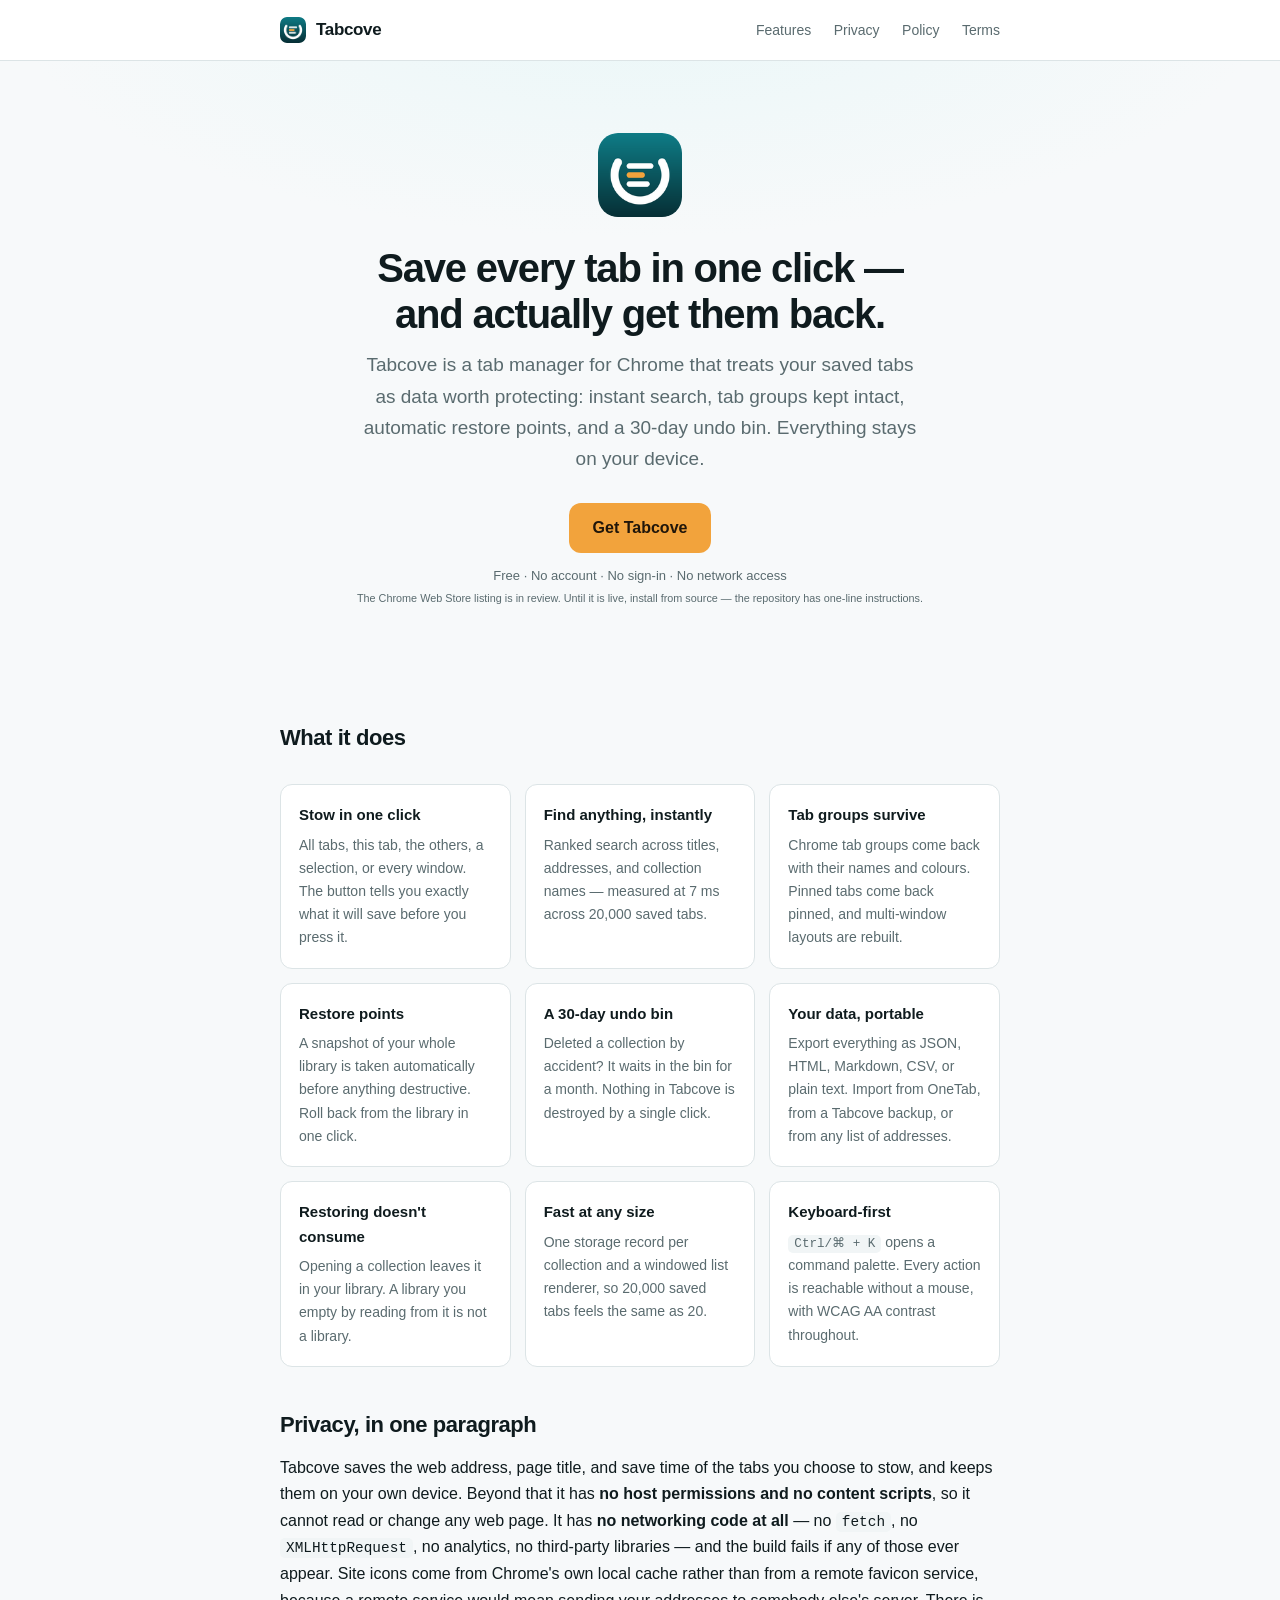
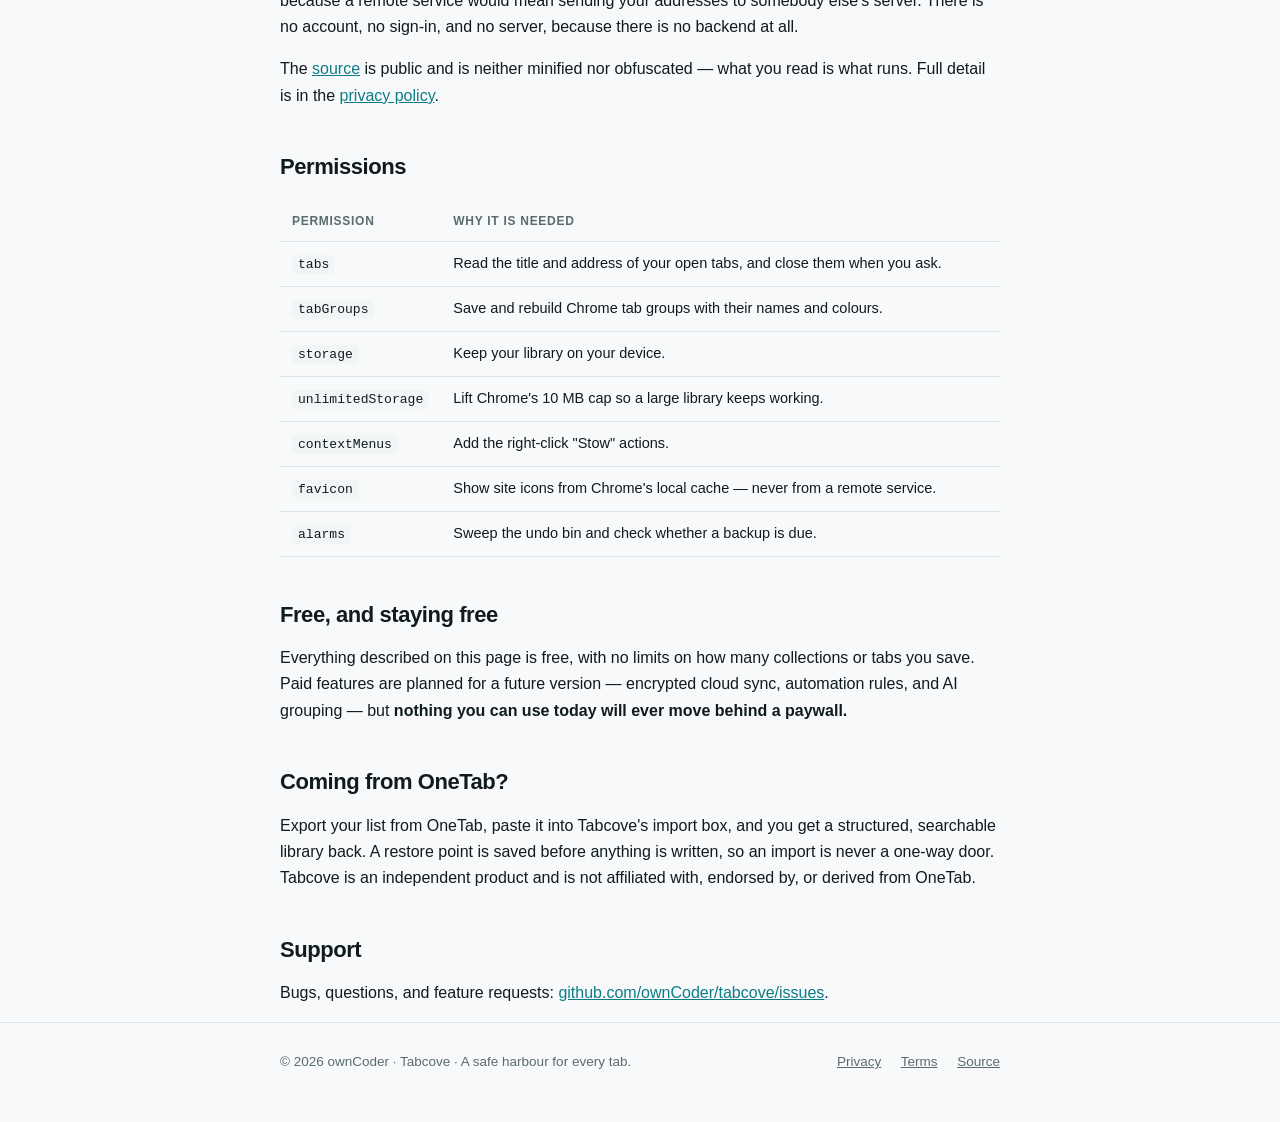
<file: index.html>
<!doctype html>
<html lang="en">
  <head>
    <meta charset="utf-8" />
    <meta name="viewport" content="width=device-width, initial-scale=1" />
    <title>Tabcove — Tab Manager &amp; Session Saver for Chrome</title>
    <meta
      name="description"
      content="Save all your Chrome tabs in one click and actually get them back. Instant search, tab groups preserved, restore points, a 30-day undo bin, and one-click backup. 100% local, no account, free."
    />
    <link rel="canonical" href="https://owncoder.github.io/tabcove/" />
    <link rel="icon" href="icon-128.png" />
    <link rel="stylesheet" href="site.css" />
    <meta property="og:title" content="Tabcove — Tab Manager & Session Saver" />
    <meta
      property="og:description"
      content="Save all your tabs in one click — and actually get them back. Restore points, undo bin, instant search. 100% local, no account."
    />
    <meta property="og:type" content="website" />
    <meta property="og:url" content="https://owncoder.github.io/tabcove/" />
  </head>
  <body>
    <header class="site">
      <div class="wrap">
        <a class="brand" href="./"><img src="icon-128.png" alt="" /> Tabcove</a>
        <nav class="site">
          <a href="#features">Features</a>
          <a href="#privacy">Privacy</a>
          <a href="privacy.html">Policy</a>
          <a href="terms.html">Terms</a>
        </nav>
      </div>
    </header>

    <section class="hero">
      <div class="wrap">
        <img class="mark" src="icon-128.png" alt="Tabcove" />
        <h1>Save every tab in one click —<br />and actually get them back.</h1>
        <p class="tagline">
          Tabcove is a tab manager for Chrome that treats your saved tabs as data worth
          protecting: instant search, tab groups kept intact, automatic restore points, and
          a 30-day undo bin. Everything stays on your device.
        </p>
        <a class="cta" href="https://github.com/ownCoder/tabcove" rel="noreferrer noopener"
          >Get Tabcove</a
        >
        <p class="cta-note">
          Free · No account · No sign-in · No network access<br />
          <small>The Chrome Web Store listing is in review. Until it is live, install
          from source — the repository has one-line instructions.</small>
        </p>
      </div>
    </section>

    <main class="wrap">
      <h2 id="features">What it does</h2>

      <div class="features">
        <div class="feature">
          <h3>Stow in one click</h3>
          <p>
            All tabs, this tab, the others, a selection, or every window. The button tells
            you exactly what it will save before you press it.
          </p>
        </div>
        <div class="feature">
          <h3>Find anything, instantly</h3>
          <p>
            Ranked search across titles, addresses, and collection names —
            measured at 7&nbsp;ms across 20,000 saved tabs.
          </p>
        </div>
        <div class="feature">
          <h3>Tab groups survive</h3>
          <p>
            Chrome tab groups come back with their names and colours. Pinned tabs come back
            pinned, and multi-window layouts are rebuilt.
          </p>
        </div>
        <div class="feature">
          <h3>Restore points</h3>
          <p>
            A snapshot of your whole library is taken automatically before anything
            destructive. Roll back from the library in one click.
          </p>
        </div>
        <div class="feature">
          <h3>A 30-day undo bin</h3>
          <p>
            Deleted a collection by accident? It waits in the bin for a month. Nothing in
            Tabcove is destroyed by a single click.
          </p>
        </div>
        <div class="feature">
          <h3>Your data, portable</h3>
          <p>
            Export everything as JSON, HTML, Markdown, CSV, or plain text. Import from
            OneTab, from a Tabcove backup, or from any list of addresses.
          </p>
        </div>
        <div class="feature">
          <h3>Restoring doesn't consume</h3>
          <p>
            Opening a collection leaves it in your library. A library you empty by reading
            from it is not a library.
          </p>
        </div>
        <div class="feature">
          <h3>Fast at any size</h3>
          <p>
            One storage record per collection and a windowed list renderer, so 20,000 saved
            tabs feels the same as 20.
          </p>
        </div>
        <div class="feature">
          <h3>Keyboard-first</h3>
          <p>
            <code>Ctrl/⌘ + K</code> opens a command palette. Every action is reachable
            without a mouse, with WCAG AA contrast throughout.
          </p>
        </div>
      </div>

      <h2 id="privacy">Privacy, in one paragraph</h2>
      <p>
        Tabcove saves the web address, page title, and save time of the tabs you choose
        to stow, and keeps them on your own device. Beyond that it has
        <strong>no host permissions and no content scripts</strong>, so it
        cannot read or change any web page. It has <strong>no networking code at all</strong>
        — no <code>fetch</code>, no <code>XMLHttpRequest</code>, no analytics, no third-party
        libraries — and the build fails if any of those ever appear. Site icons come from
        Chrome's own local cache rather than from a remote favicon service, because a remote
        service would mean sending your addresses to somebody else's server. There is no
        account, no sign-in, and no server, because there is no backend at all.
      </p>
      <p>
        The <a href="https://github.com/ownCoder/tabcove" rel="noreferrer noopener">source</a>
        is public and is neither minified nor obfuscated — what you read is what runs. Full
        detail is in the <a href="privacy.html">privacy policy</a>.
      </p>

      <h2>Permissions</h2>
      <table>
        <thead>
          <tr>
            <th scope="col">Permission</th>
            <th scope="col">Why it is needed</th>
          </tr>
        </thead>
        <tbody>
          <tr>
            <th scope="row"><code>tabs</code></th>
            <td>Read the title and address of your open tabs, and close them when you ask.</td>
          </tr>
          <tr>
            <th scope="row"><code>tabGroups</code></th>
            <td>Save and rebuild Chrome tab groups with their names and colours.</td>
          </tr>
          <tr>
            <th scope="row"><code>storage</code></th>
            <td>Keep your library on your device.</td>
          </tr>
          <tr>
            <th scope="row"><code>unlimitedStorage</code></th>
            <td>Lift Chrome's 10&nbsp;MB cap so a large library keeps working.</td>
          </tr>
          <tr>
            <th scope="row"><code>contextMenus</code></th>
            <td>Add the right-click "Stow" actions.</td>
          </tr>
          <tr>
            <th scope="row"><code>favicon</code></th>
            <td>Show site icons from Chrome's local cache — never from a remote service.</td>
          </tr>
          <tr>
            <th scope="row"><code>alarms</code></th>
            <td>Sweep the undo bin and check whether a backup is due.</td>
          </tr>
        </tbody>
      </table>

      <h2>Free, and staying free</h2>
      <p>
        Everything described on this page is free, with no limits on how many collections or
        tabs you save. Paid features are planned for a future version — encrypted cloud
        sync, automation rules, and AI grouping — but
        <strong>nothing you can use today will ever move behind a paywall.</strong>
      </p>

      <h2>Coming from OneTab?</h2>
      <p>
        Export your list from OneTab, paste it into Tabcove's import box, and you get a
        structured, searchable library back. A restore point is saved before anything is
        written, so an import is never a one-way door. Tabcove is an independent product and
        is not affiliated with, endorsed by, or derived from OneTab.
      </p>

      <h2>Support</h2>
      <p>
        Bugs, questions, and feature requests:
        <a href="https://github.com/ownCoder/tabcove/issues" rel="noreferrer noopener"
          >github.com/ownCoder/tabcove/issues</a
        >.
      </p>
    </main>

    <footer class="site">
      <div class="wrap">
        <span>&copy; 2026 ownCoder &middot; Tabcove &middot; A safe harbour for every tab.</span>
        <span>
          <a href="privacy.html">Privacy</a>
          <a href="terms.html">Terms</a>
          <a href="https://github.com/ownCoder/tabcove" rel="noreferrer noopener">Source</a>
        </span>
      </div>
    </footer>
  </body>
</html>
</file>
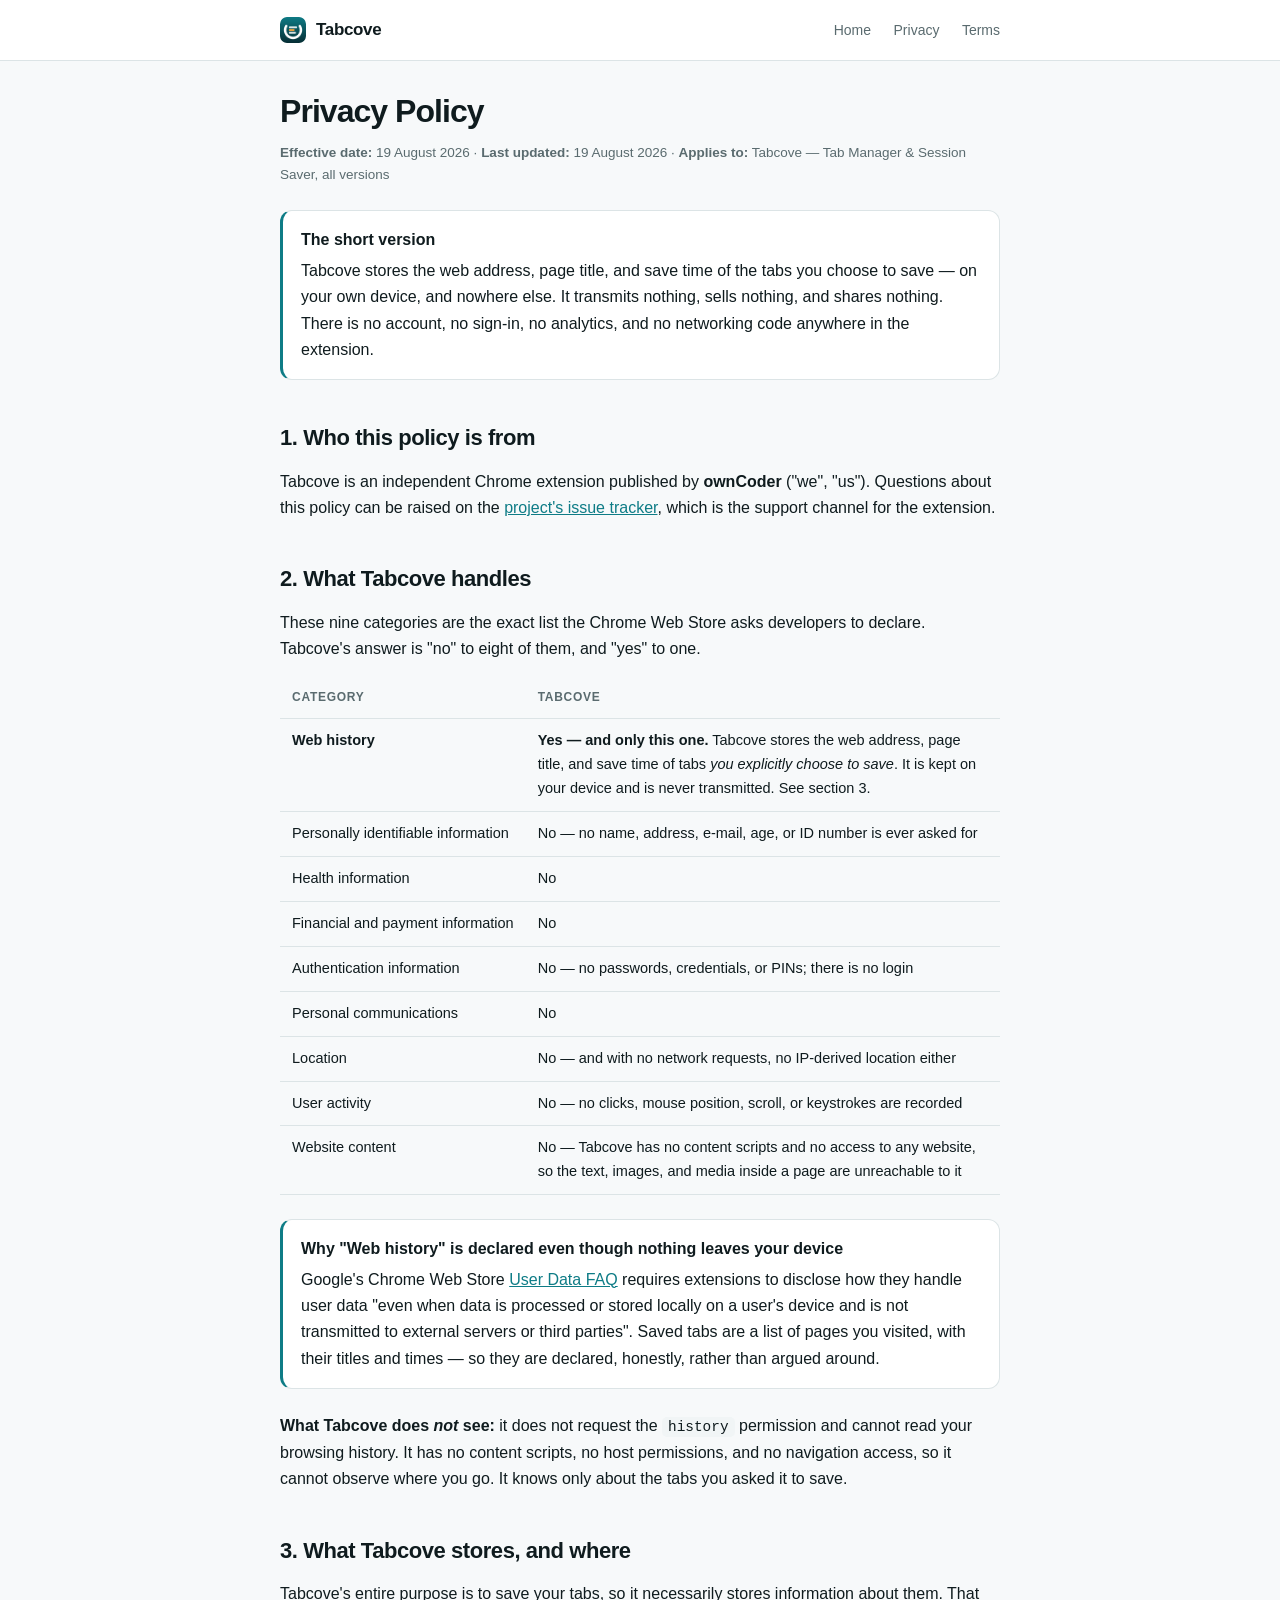
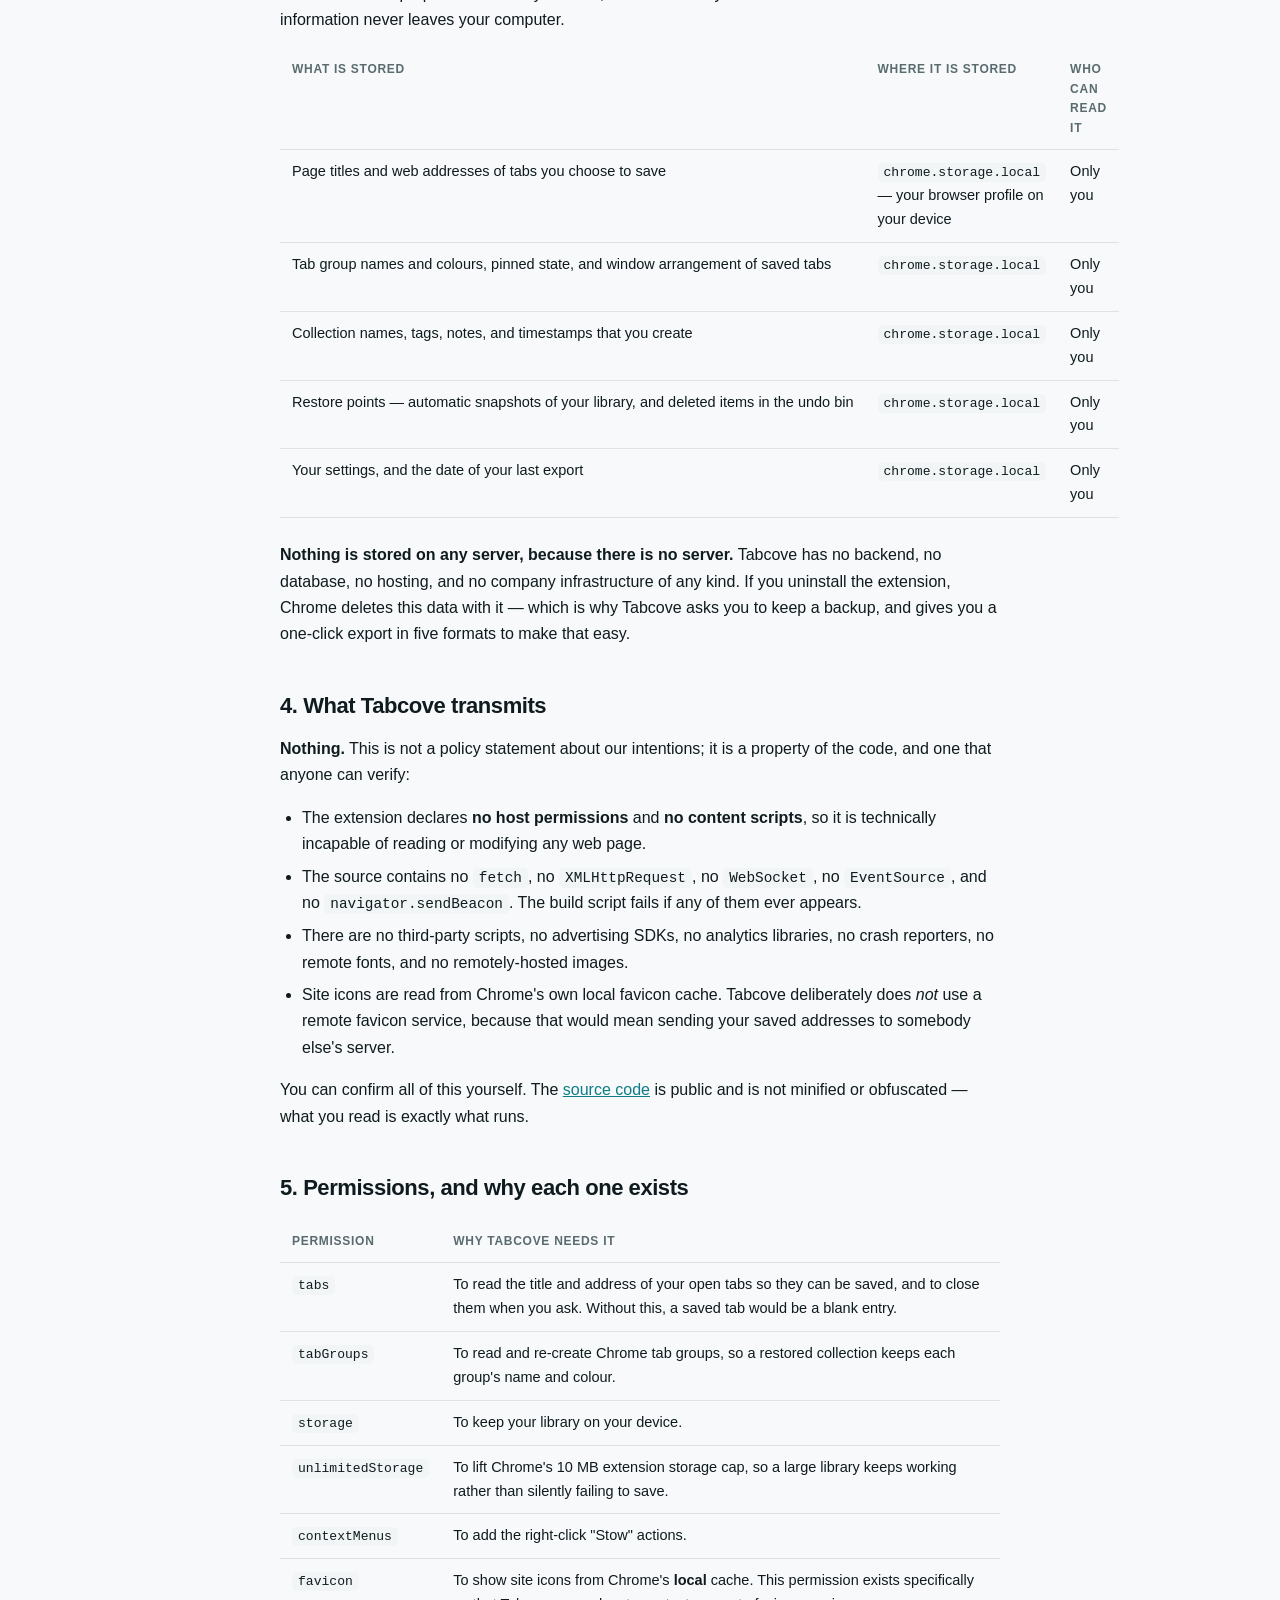
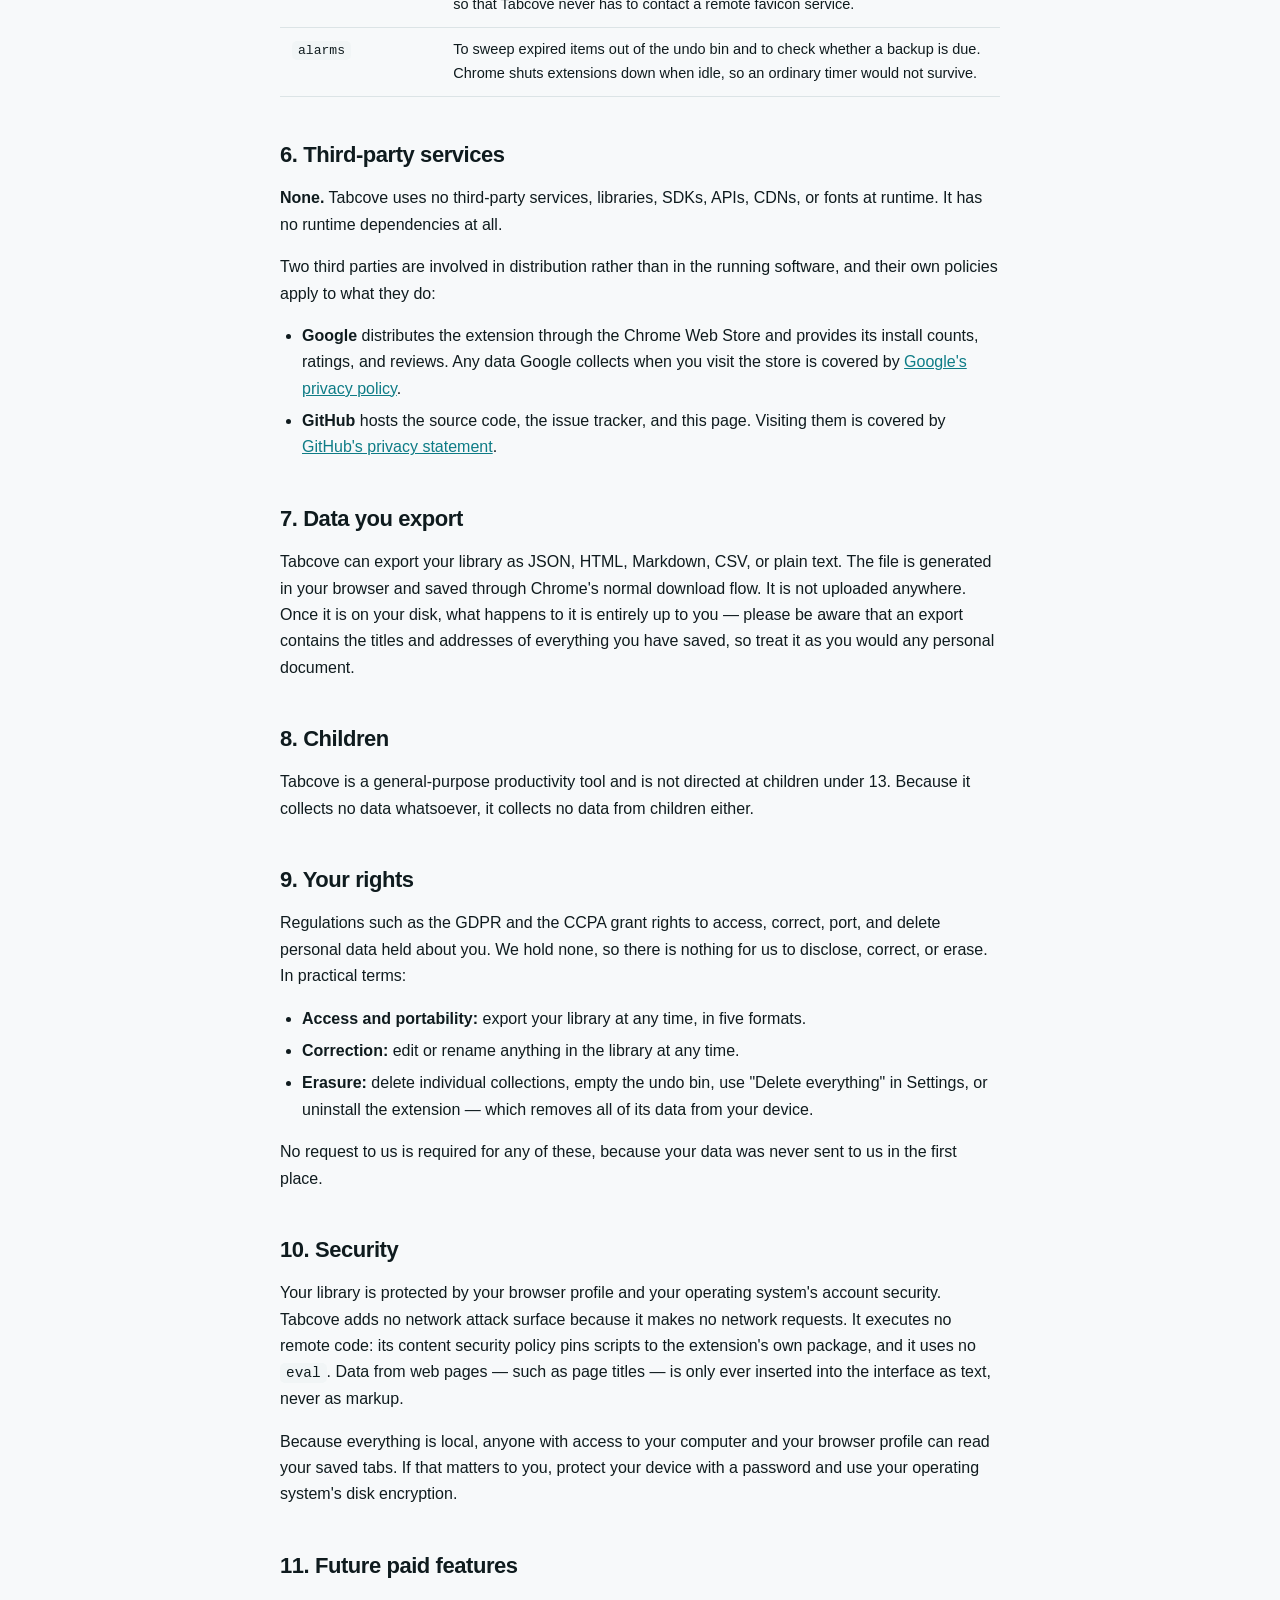
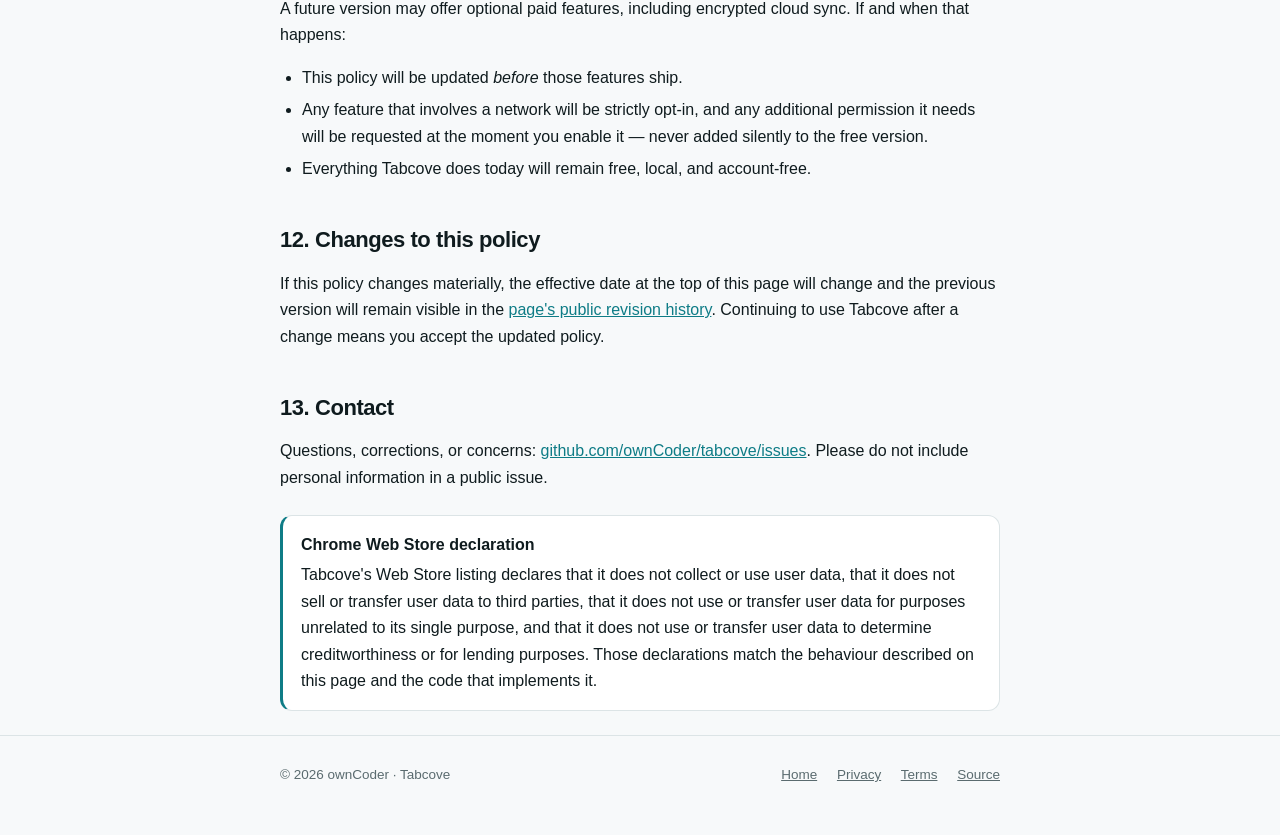
<file: privacy.html>
<!doctype html>
<html lang="en">
  <head>
    <meta charset="utf-8" />
    <meta name="viewport" content="width=device-width, initial-scale=1" />
    <title>Privacy Policy — Tabcove</title>
    <meta
      name="description"
      content="Tabcove's privacy policy. Tabcove stores the tabs you choose to save on your own device, transmits nothing, and contains no networking code."
    />
    <link rel="icon" href="icon-128.png" />
    <link rel="stylesheet" href="site.css" />
  </head>
  <body>
    <header class="site">
      <div class="wrap">
        <a class="brand" href="./"><img src="icon-128.png" alt="" /> Tabcove</a>
        <nav class="site">
          <a href="./">Home</a>
          <a href="privacy.html">Privacy</a>
          <a href="terms.html">Terms</a>
        </nav>
      </div>
    </header>

    <main class="wrap">
      <h1 style="font-size: 32px; margin-top: 32px">Privacy Policy</h1>
      <p class="meta">
        <strong>Effective date:</strong> 19 August 2026 &middot;
        <strong>Last updated:</strong> 19 August 2026 &middot;
        <strong>Applies to:</strong> Tabcove — Tab Manager &amp; Session Saver, all versions
      </p>

      <div class="callout">
        <strong>The short version</strong>
        Tabcove stores the web address, page title, and save time of the tabs you
        choose to save — on your own device, and nowhere else. It transmits nothing,
        sells nothing, and shares nothing. There is no account, no sign-in, no
        analytics, and no networking code anywhere in the extension.
      </div>

      <h2>1. Who this policy is from</h2>
      <p>
        Tabcove is an independent Chrome extension published by <strong>ownCoder</strong>
        ("we", "us"). Questions about this policy can be raised on the
        <a href="https://github.com/ownCoder/tabcove/issues" rel="noreferrer noopener"
          >project's issue tracker</a
        >, which is the support channel for the extension.
      </p>

      <h2>2. What Tabcove handles</h2>
      <p>
        These nine categories are the exact list the Chrome Web Store asks developers
        to declare. Tabcove's answer is "no" to eight of them, and "yes" to one.
      </p>

      <table>
        <thead>
          <tr>
            <th scope="col">Category</th>
            <th scope="col">Tabcove</th>
          </tr>
        </thead>
        <tbody>
          <tr>
            <th scope="row"><strong>Web history</strong></th>
            <td>
              <strong>Yes — and only this one.</strong> Tabcove stores the web address,
              page title, and save time of tabs <em>you explicitly choose to save</em>.
              It is kept on your device and is never transmitted. See section 3.
            </td>
          </tr>
          <tr>
            <th scope="row">Personally identifiable information</th>
            <td>No — no name, address, e-mail, age, or ID number is ever asked for</td>
          </tr>
          <tr>
            <th scope="row">Health information</th>
            <td>No</td>
          </tr>
          <tr>
            <th scope="row">Financial and payment information</th>
            <td>No</td>
          </tr>
          <tr>
            <th scope="row">Authentication information</th>
            <td>No — no passwords, credentials, or PINs; there is no login</td>
          </tr>
          <tr>
            <th scope="row">Personal communications</th>
            <td>No</td>
          </tr>
          <tr>
            <th scope="row">Location</th>
            <td>No — and with no network requests, no IP-derived location either</td>
          </tr>
          <tr>
            <th scope="row">User activity</th>
            <td>No — no clicks, mouse position, scroll, or keystrokes are recorded</td>
          </tr>
          <tr>
            <th scope="row">Website content</th>
            <td>
              No — Tabcove has no content scripts and no access to any website, so the
              text, images, and media inside a page are unreachable to it
            </td>
          </tr>
        </tbody>
      </table>

      <div class="callout">
        <strong>Why "Web history" is declared even though nothing leaves your device</strong>
        Google's Chrome Web Store
        <a href="https://developer.chrome.com/docs/webstore/program-policies/user-data-faq" rel="noreferrer noopener">User Data FAQ</a>
        requires extensions to disclose how they handle user data "even when data is
        processed or stored locally on a user's device and is not transmitted to
        external servers or third parties". Saved tabs are a list of pages you visited,
        with their titles and times — so they are declared, honestly, rather than
        argued around.
      </div>

      <p>
        <strong>What Tabcove does <em>not</em> see:</strong> it does not request the
        <code>history</code> permission and cannot read your browsing history. It has no
        content scripts, no host permissions, and no navigation access, so it cannot
        observe where you go. It knows only about the tabs you asked it to save.
      </p>

      <h2>3. What Tabcove stores, and where</h2>
      <p>
        Tabcove's entire purpose is to save your tabs, so it necessarily stores
        information about them. That information never leaves your computer.
      </p>

      <table>
        <thead>
          <tr>
            <th scope="col">What is stored</th>
            <th scope="col">Where it is stored</th>
            <th scope="col">Who can read it</th>
          </tr>
        </thead>
        <tbody>
          <tr>
            <th scope="row">Page titles and web addresses of tabs you choose to save</th>
            <td><code>chrome.storage.local</code> — your browser profile on your device</td>
            <td>Only you</td>
          </tr>
          <tr>
            <th scope="row">
              Tab group names and colours, pinned state, and window arrangement of saved tabs
            </th>
            <td><code>chrome.storage.local</code></td>
            <td>Only you</td>
          </tr>
          <tr>
            <th scope="row">
              Collection names, tags, notes, and timestamps that you create
            </th>
            <td><code>chrome.storage.local</code></td>
            <td>Only you</td>
          </tr>
          <tr>
            <th scope="row">
              Restore points — automatic snapshots of your library, and deleted items in
              the undo bin
            </th>
            <td><code>chrome.storage.local</code></td>
            <td>Only you</td>
          </tr>
          <tr>
            <th scope="row">Your settings, and the date of your last export</th>
            <td><code>chrome.storage.local</code></td>
            <td>Only you</td>
          </tr>
        </tbody>
      </table>

      <p>
        <strong>Nothing is stored on any server, because there is no server.</strong>
        Tabcove has no backend, no database, no hosting, and no company infrastructure
        of any kind. If you uninstall the extension, Chrome deletes this data with it —
        which is why Tabcove asks you to keep a backup, and gives you a one-click export
        in five formats to make that easy.
      </p>

      <h2>4. What Tabcove transmits</h2>
      <p>
        <strong>Nothing.</strong> This is not a policy statement about our intentions; it
        is a property of the code, and one that anyone can verify:
      </p>
      <ul>
        <li>
          The extension declares <strong>no host permissions</strong> and
          <strong>no content scripts</strong>, so it is technically incapable of reading
          or modifying any web page.
        </li>
        <li>
          The source contains no <code>fetch</code>, no <code>XMLHttpRequest</code>, no
          <code>WebSocket</code>, no <code>EventSource</code>, and no
          <code>navigator.sendBeacon</code>. The build script fails if any of them ever
          appears.
        </li>
        <li>
          There are no third-party scripts, no advertising SDKs, no analytics libraries,
          no crash reporters, no remote fonts, and no remotely-hosted images.
        </li>
        <li>
          Site icons are read from Chrome's own local favicon cache. Tabcove deliberately
          does <em>not</em> use a remote favicon service, because that would mean sending
          your saved addresses to somebody else's server.
        </li>
      </ul>
      <p>
        You can confirm all of this yourself. The
        <a href="https://github.com/ownCoder/tabcove" rel="noreferrer noopener">source code</a>
        is public and is not minified or obfuscated — what you read is exactly what runs.
      </p>

      <h2>5. Permissions, and why each one exists</h2>
      <table>
        <thead>
          <tr>
            <th scope="col">Permission</th>
            <th scope="col">Why Tabcove needs it</th>
          </tr>
        </thead>
        <tbody>
          <tr>
            <th scope="row"><code>tabs</code></th>
            <td>
              To read the title and address of your open tabs so they can be saved, and to
              close them when you ask. Without this, a saved tab would be a blank entry.
            </td>
          </tr>
          <tr>
            <th scope="row"><code>tabGroups</code></th>
            <td>
              To read and re-create Chrome tab groups, so a restored collection keeps each
              group's name and colour.
            </td>
          </tr>
          <tr>
            <th scope="row"><code>storage</code></th>
            <td>To keep your library on your device.</td>
          </tr>
          <tr>
            <th scope="row"><code>unlimitedStorage</code></th>
            <td>
              To lift Chrome's 10&nbsp;MB extension storage cap, so a large library keeps
              working rather than silently failing to save.
            </td>
          </tr>
          <tr>
            <th scope="row"><code>contextMenus</code></th>
            <td>To add the right-click "Stow" actions.</td>
          </tr>
          <tr>
            <th scope="row"><code>favicon</code></th>
            <td>
              To show site icons from Chrome's <strong>local</strong> cache. This
              permission exists specifically so that Tabcove never has to contact a remote
              favicon service.
            </td>
          </tr>
          <tr>
            <th scope="row"><code>alarms</code></th>
            <td>
              To sweep expired items out of the undo bin and to check whether a backup is
              due. Chrome shuts extensions down when idle, so an ordinary timer would not
              survive.
            </td>
          </tr>
        </tbody>
      </table>

      <h2>6. Third-party services</h2>
      <p>
        <strong>None.</strong> Tabcove uses no third-party services, libraries, SDKs,
        APIs, CDNs, or fonts at runtime. It has no runtime dependencies at all.
      </p>
      <p>
        Two third parties are involved in distribution rather than in the running
        software, and their own policies apply to what they do:
      </p>
      <ul>
        <li>
          <strong>Google</strong> distributes the extension through the Chrome Web Store
          and provides its install counts, ratings, and reviews. Any data Google collects
          when you visit the store is covered by
          <a href="https://policies.google.com/privacy" rel="noreferrer noopener"
            >Google's privacy policy</a
          >.
        </li>
        <li>
          <strong>GitHub</strong> hosts the source code, the issue tracker, and this page.
          Visiting them is covered by
          <a
            href="https://docs.github.com/en/site-policy/privacy-policies/github-general-privacy-statement"
            rel="noreferrer noopener"
            >GitHub's privacy statement</a
          >.
        </li>
      </ul>

      <h2>7. Data you export</h2>
      <p>
        Tabcove can export your library as JSON, HTML, Markdown, CSV, or plain text. The
        file is generated in your browser and saved through Chrome's normal download
        flow. It is not uploaded anywhere. Once it is on your disk, what happens to it is
        entirely up to you — please be aware that an export contains the titles and
        addresses of everything you have saved, so treat it as you would any personal
        document.
      </p>

      <h2>8. Children</h2>
      <p>
        Tabcove is a general-purpose productivity tool and is not directed at children
        under 13. Because it collects no data whatsoever, it collects no data from
        children either.
      </p>

      <h2>9. Your rights</h2>
      <p>
        Regulations such as the GDPR and the CCPA grant rights to access, correct, port,
        and delete personal data held about you. We hold none, so there is nothing for us
        to disclose, correct, or erase. In practical terms:
      </p>
      <ul>
        <li><strong>Access and portability:</strong> export your library at any time, in five formats.</li>
        <li><strong>Correction:</strong> edit or rename anything in the library at any time.</li>
        <li>
          <strong>Erasure:</strong> delete individual collections, empty the undo bin, use
          "Delete everything" in Settings, or uninstall the extension — which removes all
          of its data from your device.
        </li>
      </ul>
      <p>
        No request to us is required for any of these, because your data was never sent to
        us in the first place.
      </p>

      <h2>10. Security</h2>
      <p>
        Your library is protected by your browser profile and your operating system's
        account security. Tabcove adds no network attack surface because it makes no
        network requests. It executes no remote code: its content security policy pins
        scripts to the extension's own package, and it uses no <code>eval</code>. Data
        from web pages — such as page titles — is only ever inserted into the interface as
        text, never as markup.
      </p>
      <p>
        Because everything is local, anyone with access to your computer and your browser
        profile can read your saved tabs. If that matters to you, protect your device
        with a password and use your operating system's disk encryption.
      </p>

      <h2>11. Future paid features</h2>
      <p>
        A future version may offer optional paid features, including encrypted cloud sync.
        If and when that happens:
      </p>
      <ul>
        <li>This policy will be updated <em>before</em> those features ship.</li>
        <li>
          Any feature that involves a network will be strictly opt-in, and any additional
          permission it needs will be requested at the moment you enable it — never added
          silently to the free version.
        </li>
        <li>
          Everything Tabcove does today will remain free, local, and account-free.
        </li>
      </ul>

      <h2>12. Changes to this policy</h2>
      <p>
        If this policy changes materially, the effective date at the top of this page will
        change and the previous version will remain visible in the
        <a href="https://github.com/ownCoder/tabcove/commits/main/site/privacy.html" rel="noreferrer noopener"
          >page's public revision history</a
        >. Continuing to use Tabcove after a change means you accept the updated policy.
      </p>

      <h2>13. Contact</h2>
      <p>
        Questions, corrections, or concerns:
        <a href="https://github.com/ownCoder/tabcove/issues" rel="noreferrer noopener"
          >github.com/ownCoder/tabcove/issues</a
        >. Please do not include personal information in a public issue.
      </p>

      <div class="callout">
        <strong>Chrome Web Store declaration</strong>
        Tabcove's Web Store listing declares that it does not collect or use user data,
        that it does not sell or transfer user data to third parties, that it does not use
        or transfer user data for purposes unrelated to its single purpose, and that it
        does not use or transfer user data to determine creditworthiness or for lending
        purposes. Those declarations match the behaviour described on this page and the
        code that implements it.
      </div>
    </main>

    <footer class="site">
      <div class="wrap">
        <span>&copy; 2026 ownCoder &middot; Tabcove</span>
        <span>
          <a href="./">Home</a>
          <a href="privacy.html">Privacy</a>
          <a href="terms.html">Terms</a>
          <a href="https://github.com/ownCoder/tabcove" rel="noreferrer noopener">Source</a>
        </span>
      </div>
    </footer>
  </body>
</html>
</file>
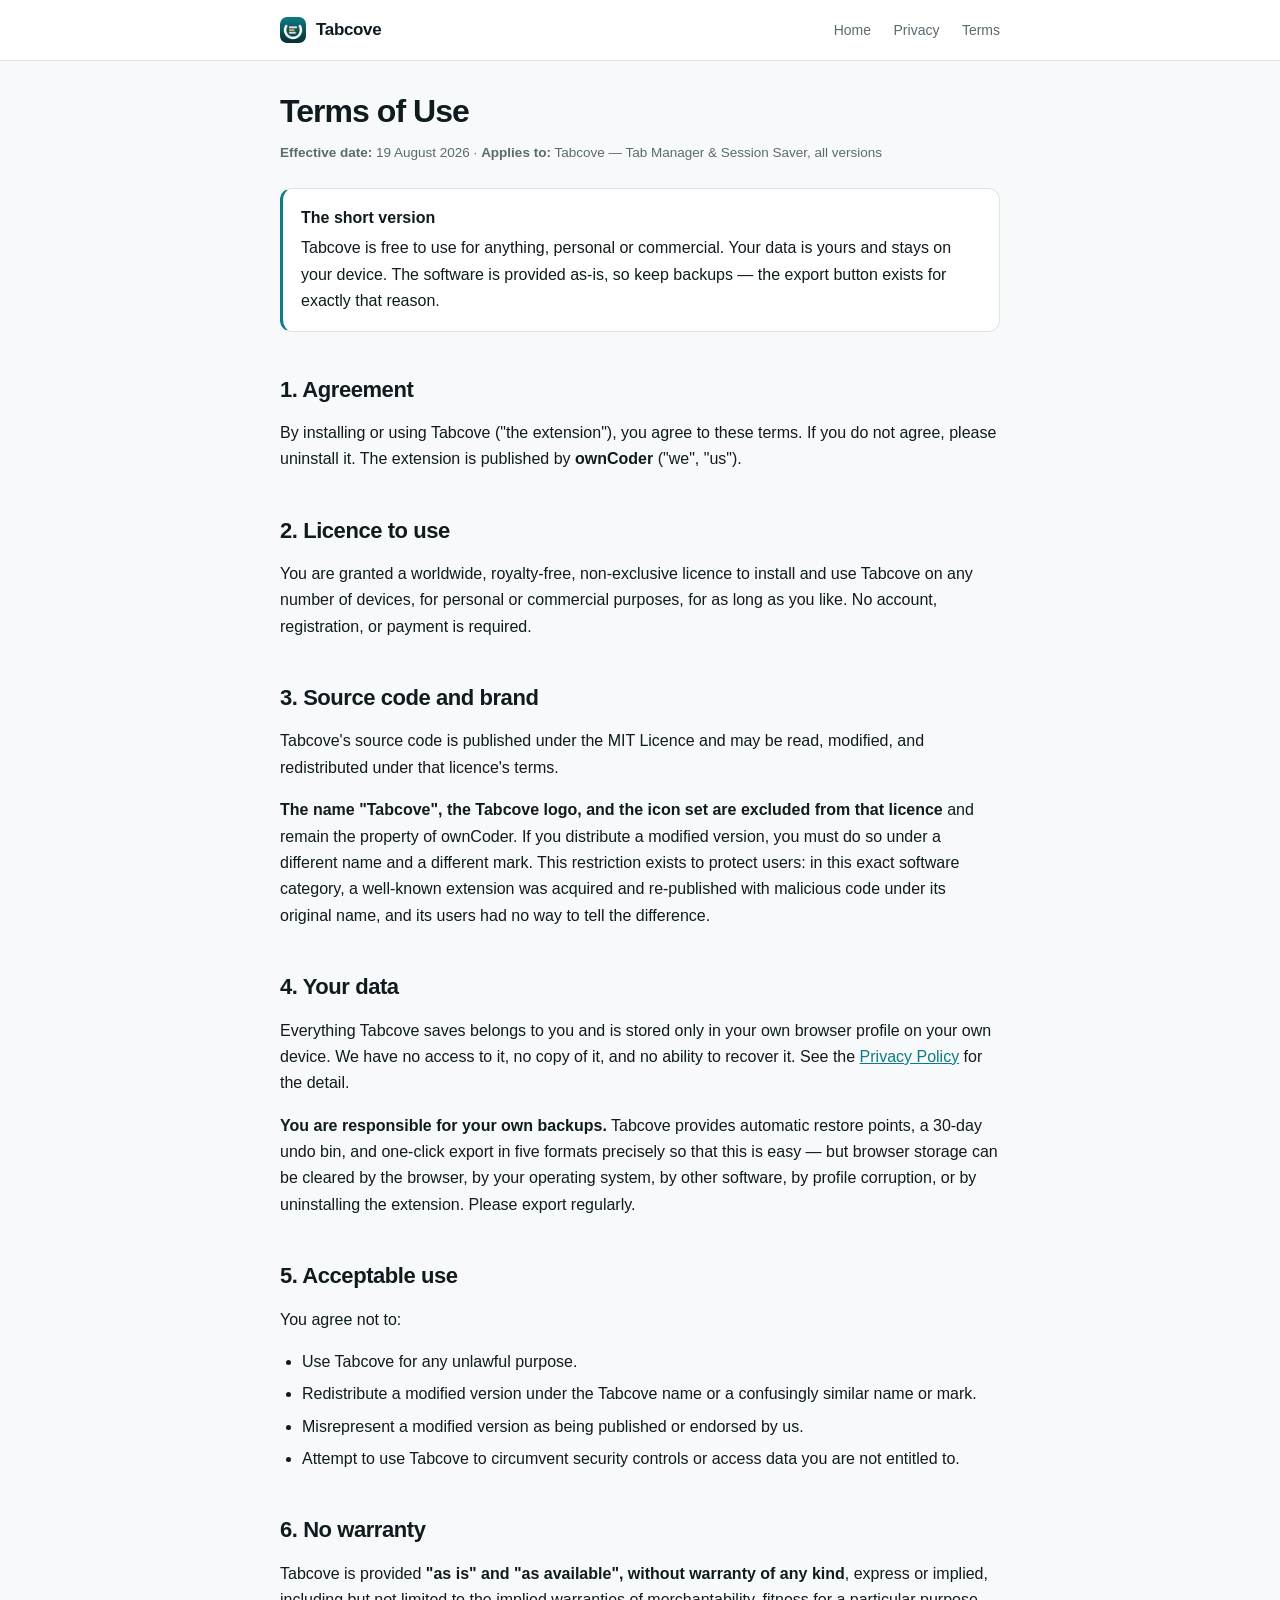
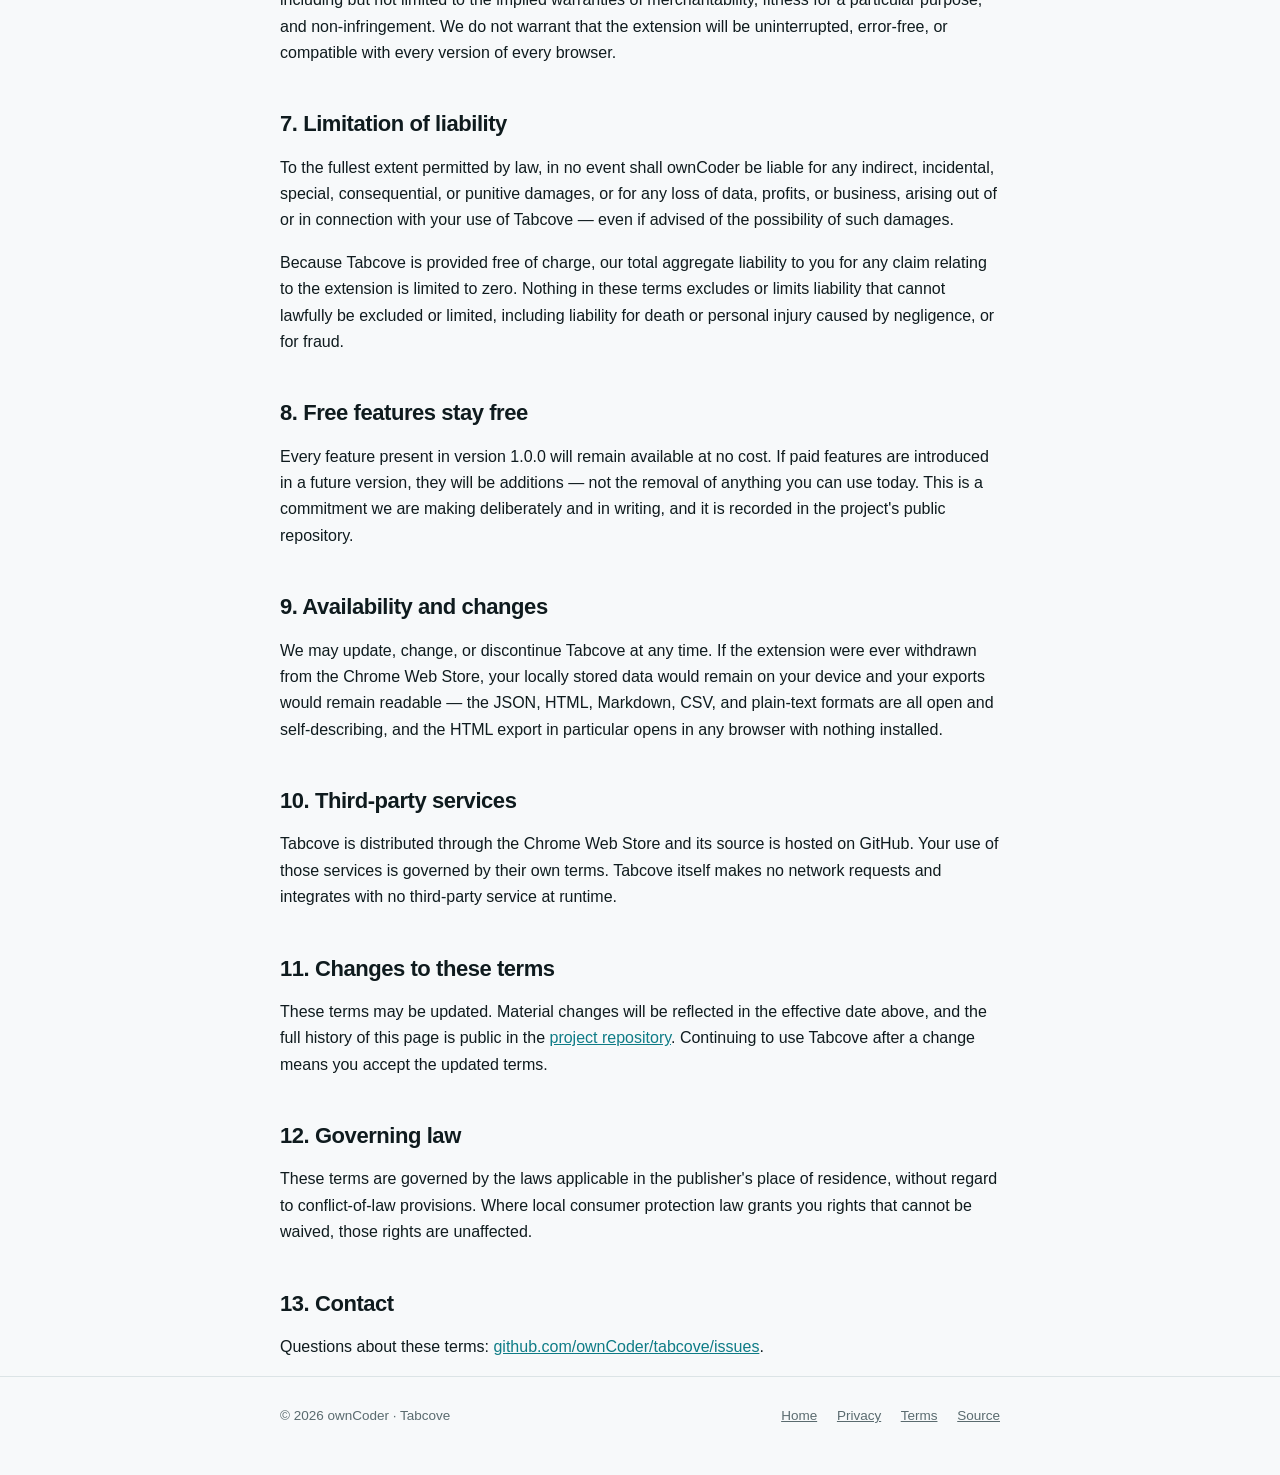
<file: terms.html>
<!doctype html>
<html lang="en">
  <head>
    <meta charset="utf-8" />
    <meta name="viewport" content="width=device-width, initial-scale=1" />
    <title>Terms of Use — Tabcove</title>
    <meta
      name="description"
      content="Terms of use for the Tabcove Chrome extension. Free to use, provided as-is, with your data kept entirely on your own device."
    />
    <link rel="icon" href="icon-128.png" />
    <link rel="stylesheet" href="site.css" />
  </head>
  <body>
    <header class="site">
      <div class="wrap">
        <a class="brand" href="./"><img src="icon-128.png" alt="" /> Tabcove</a>
        <nav class="site">
          <a href="./">Home</a>
          <a href="privacy.html">Privacy</a>
          <a href="terms.html">Terms</a>
        </nav>
      </div>
    </header>

    <main class="wrap">
      <h1 style="font-size: 32px; margin-top: 32px">Terms of Use</h1>
      <p class="meta">
        <strong>Effective date:</strong> 19 August 2026 &middot;
        <strong>Applies to:</strong> Tabcove — Tab Manager &amp; Session Saver, all versions
      </p>

      <div class="callout">
        <strong>The short version</strong>
        Tabcove is free to use for anything, personal or commercial. Your data is yours and
        stays on your device. The software is provided as-is, so keep backups — the export
        button exists for exactly that reason.
      </div>

      <h2>1. Agreement</h2>
      <p>
        By installing or using Tabcove ("the extension"), you agree to these terms. If you
        do not agree, please uninstall it. The extension is published by
        <strong>ownCoder</strong> ("we", "us").
      </p>

      <h2>2. Licence to use</h2>
      <p>
        You are granted a worldwide, royalty-free, non-exclusive licence to install and use
        Tabcove on any number of devices, for personal or commercial purposes, for as long
        as you like. No account, registration, or payment is required.
      </p>

      <h2>3. Source code and brand</h2>
      <p>
        Tabcove's source code is published under the MIT Licence and may be read, modified,
        and redistributed under that licence's terms.
      </p>
      <p>
        <strong>The name "Tabcove", the Tabcove logo, and the icon set are excluded from
        that licence</strong> and remain the property of ownCoder. If you distribute a
        modified version, you must do so under a different name and a different mark. This
        restriction exists to protect users: in this exact software category, a well-known
        extension was acquired and re-published with malicious code under its original
        name, and its users had no way to tell the difference.
      </p>

      <h2>4. Your data</h2>
      <p>
        Everything Tabcove saves belongs to you and is stored only in your own browser
        profile on your own device. We have no access to it, no copy of it, and no ability
        to recover it. See the <a href="privacy.html">Privacy Policy</a> for the detail.
      </p>
      <p>
        <strong>You are responsible for your own backups.</strong> Tabcove provides
        automatic restore points, a 30-day undo bin, and one-click export in five formats
        precisely so that this is easy — but browser storage can be cleared by the browser,
        by your operating system, by other software, by profile corruption, or by
        uninstalling the extension. Please export regularly.
      </p>

      <h2>5. Acceptable use</h2>
      <p>You agree not to:</p>
      <ul>
        <li>Use Tabcove for any unlawful purpose.</li>
        <li>
          Redistribute a modified version under the Tabcove name or a confusingly similar
          name or mark.
        </li>
        <li>Misrepresent a modified version as being published or endorsed by us.</li>
        <li>
          Attempt to use Tabcove to circumvent security controls or access data you are not
          entitled to.
        </li>
      </ul>

      <h2>6. No warranty</h2>
      <p>
        Tabcove is provided <strong>"as is" and "as available", without warranty of any
        kind</strong>, express or implied, including but not limited to the implied
        warranties of merchantability, fitness for a particular purpose, and
        non-infringement. We do not warrant that the extension will be uninterrupted,
        error-free, or compatible with every version of every browser.
      </p>

      <h2>7. Limitation of liability</h2>
      <p>
        To the fullest extent permitted by law, in no event shall ownCoder be liable for
        any indirect, incidental, special, consequential, or punitive damages, or for any
        loss of data, profits, or business, arising out of or in connection with your use
        of Tabcove — even if advised of the possibility of such damages.
      </p>
      <p>
        Because Tabcove is provided free of charge, our total aggregate liability to you for
        any claim relating to the extension is limited to zero. Nothing in these terms
        excludes or limits liability that cannot lawfully be excluded or limited, including
        liability for death or personal injury caused by negligence, or for fraud.
      </p>

      <h2>8. Free features stay free</h2>
      <p>
        Every feature present in version 1.0.0 will remain available at no cost. If paid
        features are introduced in a future version, they will be additions — not the
        removal of anything you can use today. This is a commitment we are making
        deliberately and in writing, and it is recorded in the project's public repository.
      </p>

      <h2>9. Availability and changes</h2>
      <p>
        We may update, change, or discontinue Tabcove at any time. If the extension were
        ever withdrawn from the Chrome Web Store, your locally stored data would remain on
        your device and your exports would remain readable — the JSON, HTML, Markdown, CSV,
        and plain-text formats are all open and self-describing, and the HTML export in
        particular opens in any browser with nothing installed.
      </p>

      <h2>10. Third-party services</h2>
      <p>
        Tabcove is distributed through the Chrome Web Store and its source is hosted on
        GitHub. Your use of those services is governed by their own terms. Tabcove itself
        makes no network requests and integrates with no third-party service at runtime.
      </p>

      <h2>11. Changes to these terms</h2>
      <p>
        These terms may be updated. Material changes will be reflected in the effective date
        above, and the full history of this page is public in the
        <a href="https://github.com/ownCoder/tabcove/commits/main/site/terms.html" rel="noreferrer noopener"
          >project repository</a
        >. Continuing to use Tabcove after a change means you accept the updated terms.
      </p>

      <h2>12. Governing law</h2>
      <p>
        These terms are governed by the laws applicable in the publisher's place of
        residence, without regard to conflict-of-law provisions. Where local consumer
        protection law grants you rights that cannot be waived, those rights are unaffected.
      </p>

      <h2>13. Contact</h2>
      <p>
        Questions about these terms:
        <a href="https://github.com/ownCoder/tabcove/issues" rel="noreferrer noopener"
          >github.com/ownCoder/tabcove/issues</a
        >.
      </p>
    </main>

    <footer class="site">
      <div class="wrap">
        <span>&copy; 2026 ownCoder &middot; Tabcove</span>
        <span>
          <a href="./">Home</a>
          <a href="privacy.html">Privacy</a>
          <a href="terms.html">Terms</a>
          <a href="https://github.com/ownCoder/tabcove" rel="noreferrer noopener">Source</a>
        </span>
      </div>
    </footer>
  </body>
</html>
</file>
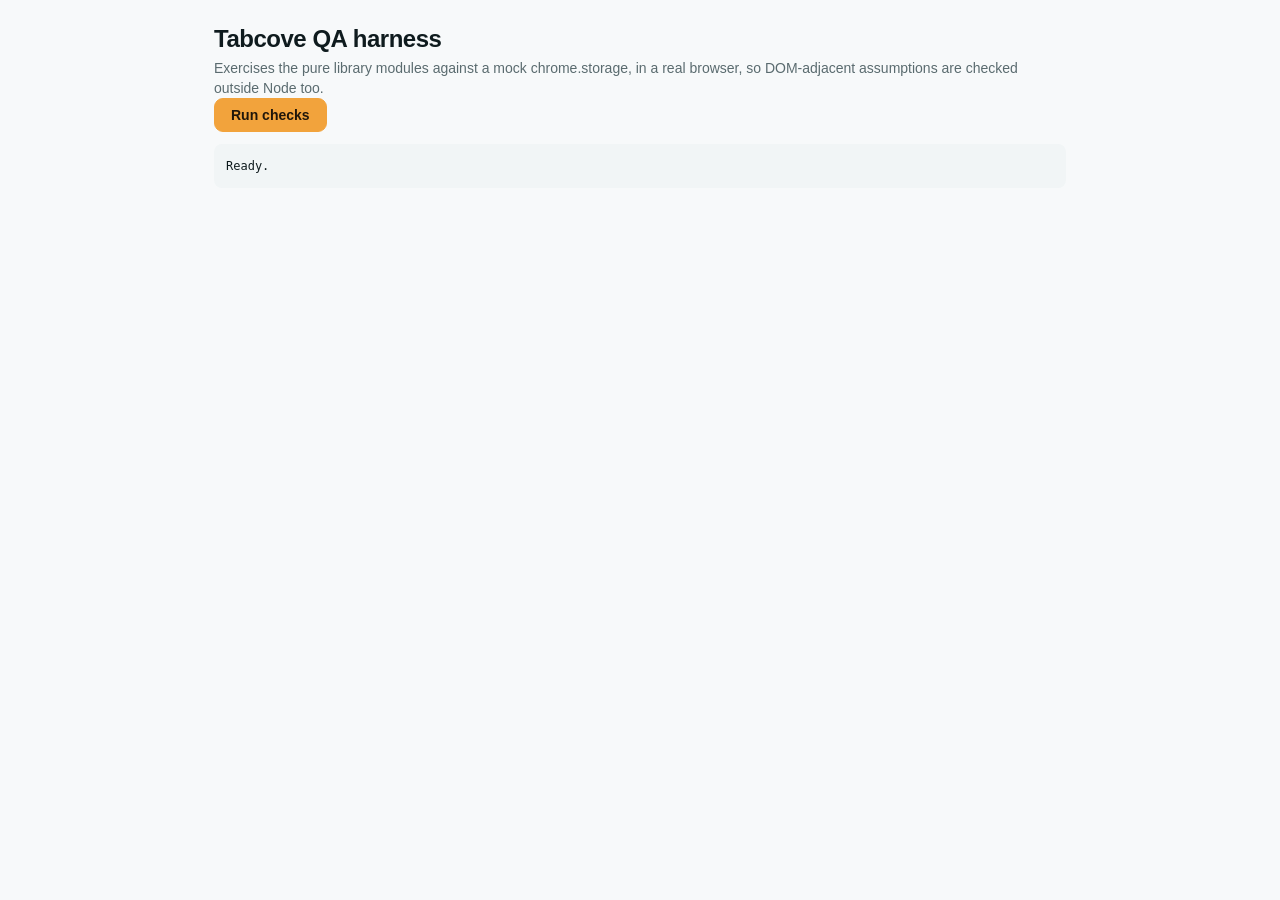
<file: tools/harness.html>
<!doctype html>
<html lang="en">
  <head>
    <meta charset="utf-8" />
    <title>Tabcove — QA harness</title>
    <link rel="stylesheet" href="../extension/styles/tokens.css" />
    <link rel="stylesheet" href="../extension/styles/base.css" />
    <link rel="stylesheet" href="../extension/styles/components.css" />
    <style>
      body { padding: 24px; max-width: 900px; margin: 0 auto; }
      h1 { margin-bottom: 4px; }
      pre { background: var(--surface-2); padding: 12px; border-radius: 8px;
            font-size: 12px; overflow: auto; max-height: 40vh; }
      .ok { color: var(--ok); }
      .fail { color: var(--danger); }
    </style>
  </head>
  <body>
    <h1>Tabcove QA harness</h1>
    <p class="muted">
      Exercises the pure library modules against a mock chrome.storage, in a real
      browser, so DOM-adjacent assumptions are checked outside Node too.
    </p>
    <p><button id="run" class="btn btn--primary">Run checks</button></p>
    <pre id="out">Ready.</pre>

    <script type="module">
      // Mock chrome.storage.local before the modules load.
      let store = {};
      globalThis.chrome = {
        runtime: {
          lastError: null,
          getURL: (p) => `about:blank#${p}`,
          id: 'harness',
        },
        storage: {
          local: {
            get: (k, cb) => {
              let out = {};
              if (k == null) out = { ...store };
              else if (typeof k === 'string') { if (k in store) out[k] = store[k]; }
              else for (const key of k) if (key in store) out[key] = store[key];
              cb(JSON.parse(JSON.stringify(out)));
            },
            set: (items, cb) => {
              for (const [k, v] of Object.entries(items)) store[k] = JSON.parse(JSON.stringify(v));
              cb();
            },
            remove: (k, cb) => { for (const key of [].concat(k)) delete store[key]; cb(); },
            clear: (cb) => { store = {}; cb(); },
            getBytesInUse: (_k, cb) => cb(JSON.stringify(store).length),
          },
          onChanged: { addListener() {}, removeListener() {} },
        },
      };

      const db = await import('../extension/lib/db.js');
      const search = await import('../extension/lib/search.js');
      const exporter = await import('../extension/lib/exporter.js');
      const importer = await import('../extension/lib/importer.js');
      const format = await import('../extension/lib/format.js');

      const out = document.getElementById('out');
      const lines = [];
      const log = (ok, label, extra = '') => {
        lines.push(`${ok ? 'PASS' : 'FAIL'}  ${label}${extra ? '  — ' + extra : ''}`);
        out.textContent = lines.join('\n');
      };

      document.getElementById('run').addEventListener('click', async () => {
        lines.length = 0;
        store = {};

        await db.init();
        log(true, 'db.init()');

        const c = await db.createCollection({
          title: 'Harness set',
          tabs: [
            { url: 'https://example.com/a', title: 'Alpha' },
            { url: 'https://example.org/b', title: 'Beta' },
          ],
          groups: [],
        });
        log(c.tabs.length === 2, 'createCollection stores both tabs');

        search.invalidate();
        const found = await search.search('alpha');
        log(found.tabs.length === 1, 'search finds a tab by title');

        const json = await exporter.exportLibrary('json');
        const parsed = importer.parse(json.content);
        log(parsed.stats.tabs === 2, 'export/import round trip');

        const html = await exporter.exportLibrary('html');
        log(html.content.startsWith('<!doctype html>'), 'HTML export is a real document');

        log(format.plural(1, 'tab') === '1 tab', 'format.plural');
        log(format.hostname('https://www.x.com/y') === 'x.com', 'format.hostname');

        const t0 = performance.now();
        await search.search('beta');
        log(performance.now() - t0 < 150, 'search inside the frame budget',
            `${(performance.now() - t0).toFixed(1)}ms`);

        lines.push('', 'Done.');
        out.textContent = lines.join('\n');
      });
    </script>
  </body>
</html>
</file>
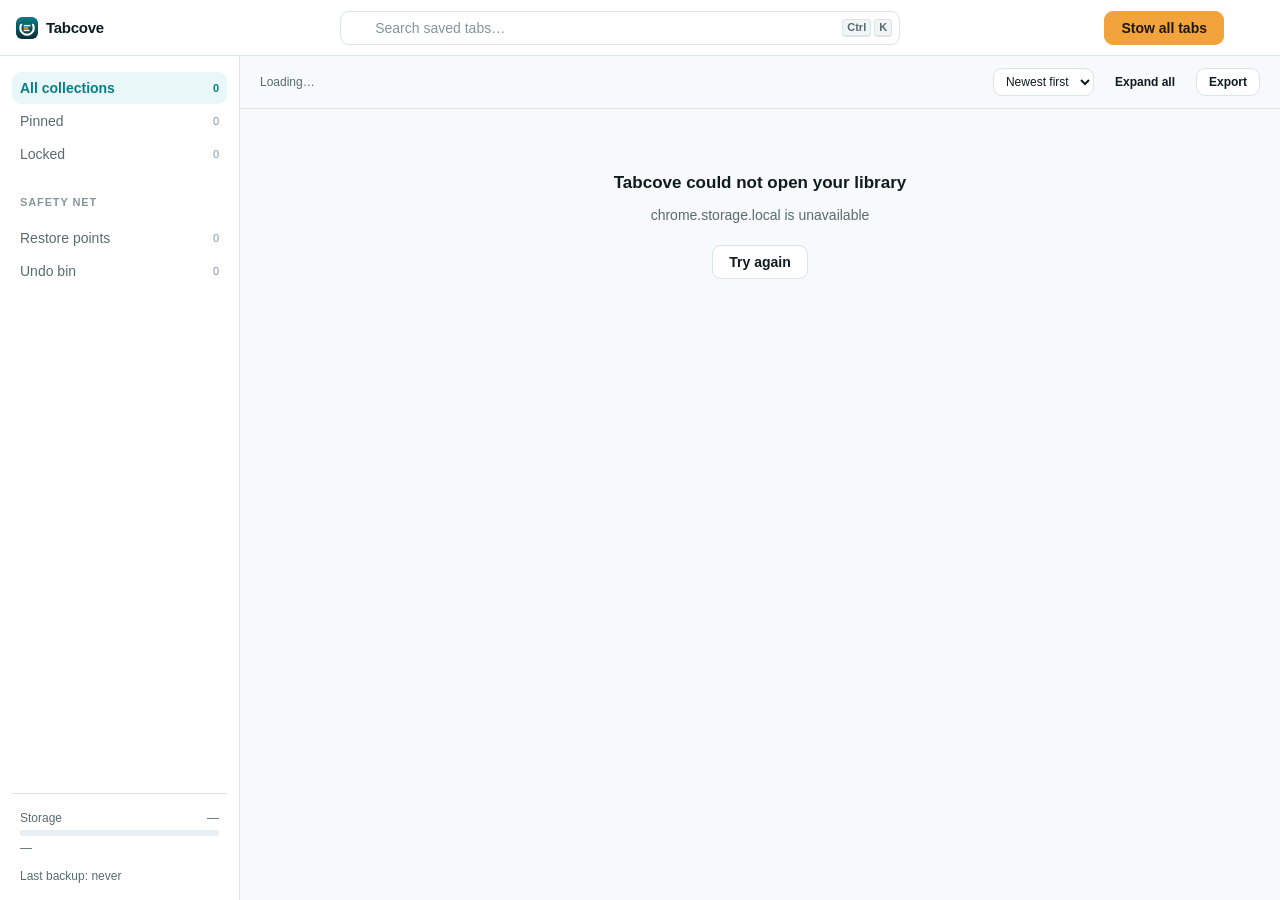
<file: extension/library/library.html>
<!doctype html>
<html lang="en">
  <head>
    <meta charset="utf-8" />
    <meta name="viewport" content="width=device-width, initial-scale=1" />
    <title>Tabcove library</title>
    <link rel="icon" href="../icons/icon32.png" />
    <link rel="stylesheet" href="../styles/tokens.css" />
    <link rel="stylesheet" href="../styles/base.css" />
    <link rel="stylesheet" href="../styles/components.css" />
    <link rel="stylesheet" href="library.css" />
  </head>
  <body class="library">
    <a class="skip-link" href="#main">Skip to your collections</a>

    <header class="app-header">
      <div class="brand app-header__brand">
        <img class="brand__mark" src="../icons/icon32.png" alt="" width="22" height="22" />
        <span class="brand__name">Tabcove</span>
      </div>

      <div class="search-field app-header__search">
        <label class="sr-only" for="search">Search your saved tabs</label>
        <input
          id="search"
          class="input"
          type="search"
          placeholder="Search saved tabs…"
          autocomplete="off"
          spellcheck="false"
        />
        <span class="search-field__hint" aria-hidden="true">
          <kbd>Ctrl</kbd><kbd>K</kbd>
        </span>
      </div>

      <div class="app-header__actions">
        <button id="stow-all" class="btn btn--primary" type="button">Stow all tabs</button>
        <button id="open-options" class="icon-btn" type="button" aria-label="Settings" title="Settings"></button>
      </div>
    </header>

    <div class="app-body">
      <!-- Left rail. The two durability features get permanent navigation here
           rather than being buried in a menu, because they are the product. -->
      <nav class="rail" aria-label="Library filters">
        <ul class="rail__group" role="list">
          <li>
            <button class="rail__item rail__item--active" type="button" data-view="all">
              <span class="rail__label">All collections</span>
              <span class="rail__count" data-count="all">0</span>
            </button>
          </li>
          <li>
            <button class="rail__item" type="button" data-view="pinned">
              <span class="rail__label">Pinned</span>
              <span class="rail__count" data-count="pinned">0</span>
            </button>
          </li>
          <li>
            <button class="rail__item" type="button" data-view="locked">
              <span class="rail__label">Locked</span>
              <span class="rail__count" data-count="locked">0</span>
            </button>
          </li>
        </ul>

        <div class="rail__section" id="tags-section" hidden>
          <h2 class="rail__heading">Tags</h2>
          <ul class="rail__group" id="tag-list" role="list"></ul>
        </div>

        <div class="rail__section">
          <h2 class="rail__heading">Safety net</h2>
          <ul class="rail__group" role="list">
            <li>
              <button class="rail__item" type="button" data-view="snapshots">
                <span class="rail__label">Restore points</span>
                <span class="rail__count" data-count="snapshots">0</span>
              </button>
            </li>
            <li>
              <button class="rail__item" type="button" data-view="trash">
                <span class="rail__label">Undo bin</span>
                <span class="rail__count" data-count="trash">0</span>
              </button>
            </li>
          </ul>
        </div>

        <div class="rail__footer">
          <div class="rail__storage">
            <div class="row gap-2" style="justify-content: space-between">
              <span class="meta">Storage</span>
              <span class="meta" id="storage-pct">—</span>
            </div>
            <div class="meter" role="img" aria-label="Storage used" id="storage-meter">
              <div class="meter__fill" id="storage-fill" style="width: 0%"></div>
            </div>
            <div class="meta faint" id="storage-detail">—</div>
          </div>
          <div class="rail__backup meta" id="rail-backup">Last backup: never</div>
        </div>
      </nav>

      <main class="content" id="main">
        <div class="content__bar">
          <div class="content__summary" id="summary" aria-live="polite">Loading…</div>
          <div class="row gap-2">
            <label class="sr-only" for="sort">Sort collections</label>
            <select id="sort" class="select select--inline">
              <option value="updated">Newest first</option>
              <option value="oldest">Oldest first</option>
              <option value="title">Name A–Z</option>
              <option value="size">Most tabs</option>
            </select>
            <button id="expand-all" class="btn btn--sm btn--ghost" type="button">Expand all</button>
            <button id="export-menu" class="btn btn--sm" type="button">Export</button>
          </div>
        </div>

        <div id="view" class="view" tabindex="-1"></div>
      </main>
    </div>

    <!-- Command palette -->
    <div id="palette-backdrop" class="dialog-backdrop palette-backdrop" hidden>
      <div
        id="palette"
        class="palette"
        role="dialog"
        aria-modal="true"
        aria-label="Command palette"
      >
        <div class="palette__input-wrap">
          <label class="sr-only" for="palette-input">Search or run a command</label>
          <input
            id="palette-input"
            class="palette__input"
            type="text"
            placeholder="Search tabs or run a command…"
            autocomplete="off"
            spellcheck="false"
          />
        </div>
        <div id="palette-results" class="palette__results" role="listbox" aria-label="Results"></div>
        <div class="palette__footer meta">
          <span><kbd>↑</kbd><kbd>↓</kbd> move</span>
          <span><kbd>↵</kbd> open</span>
          <span><kbd>Shift</kbd><kbd>↵</kbd> restore all</span>
          <span><kbd>Esc</kbd> close</span>
        </div>
      </div>
    </div>

    <script type="module" src="library.js"></script>
  </body>
</html>
</file>
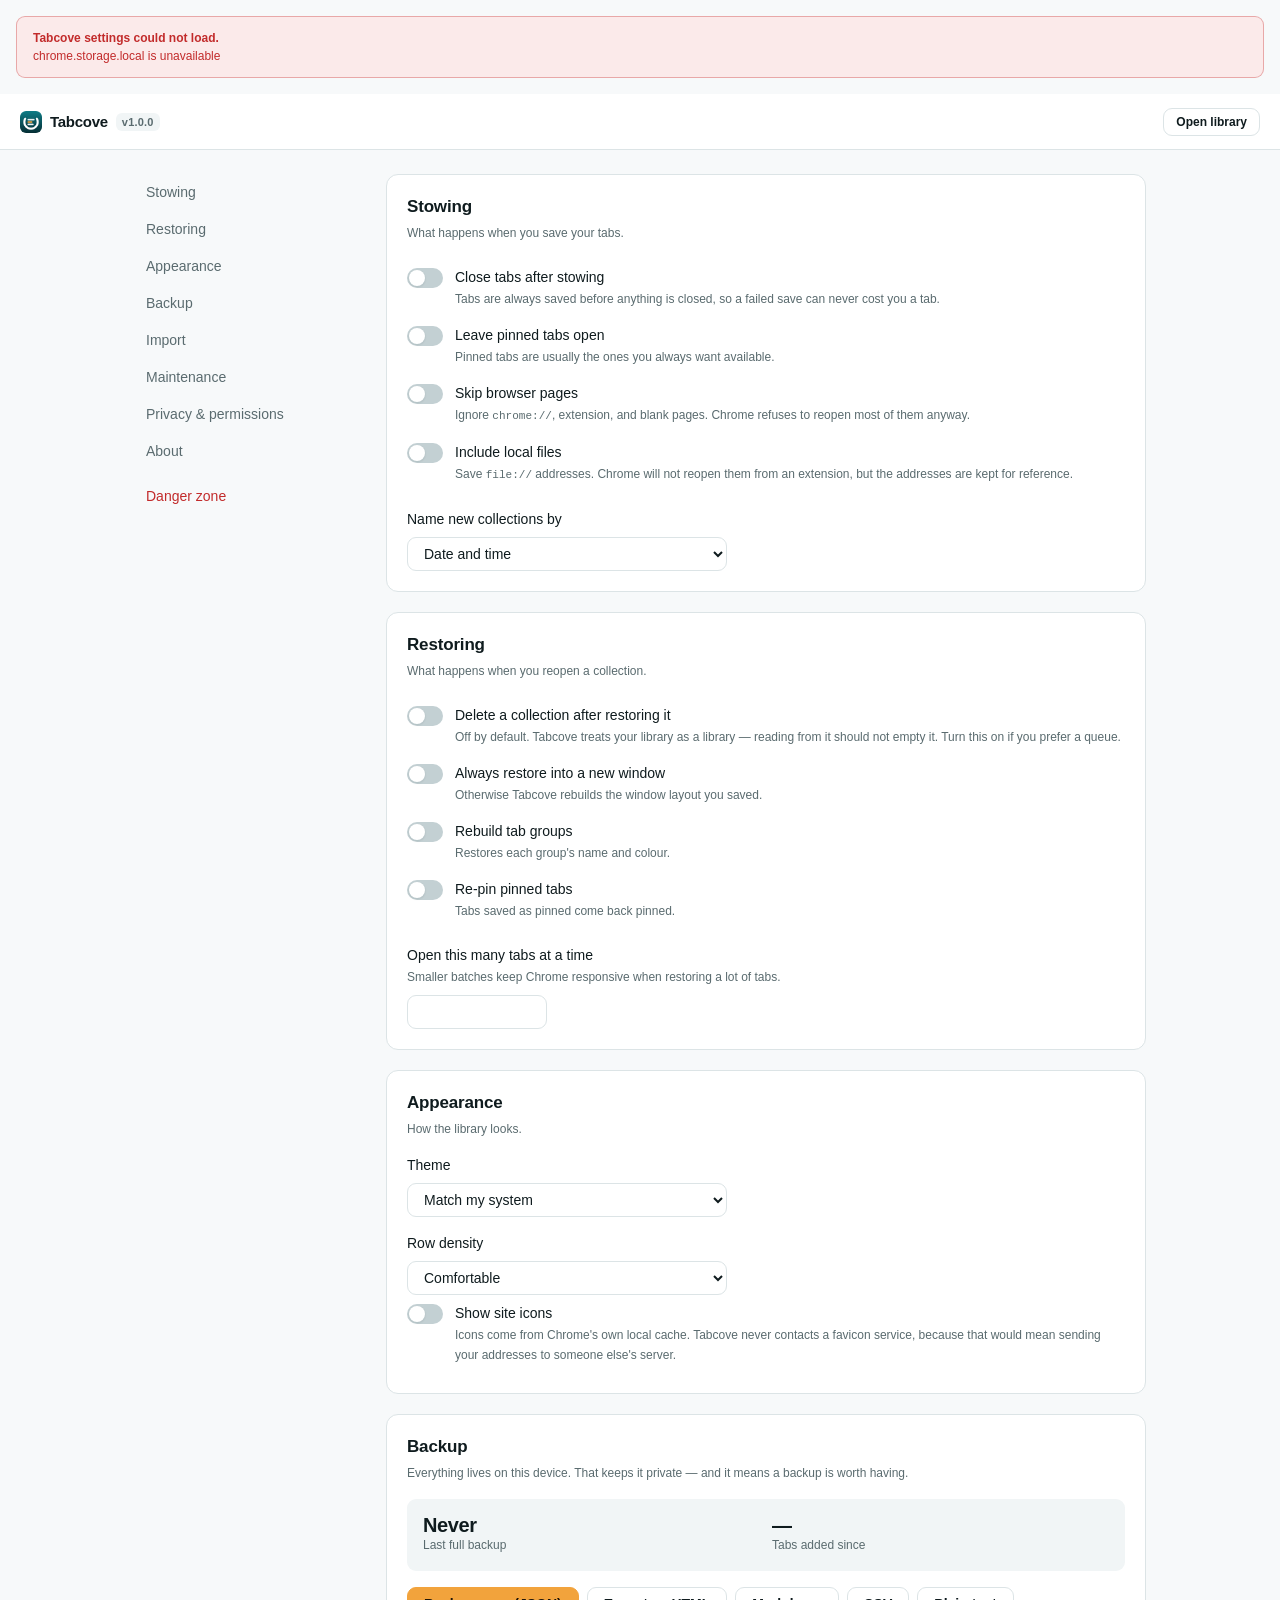
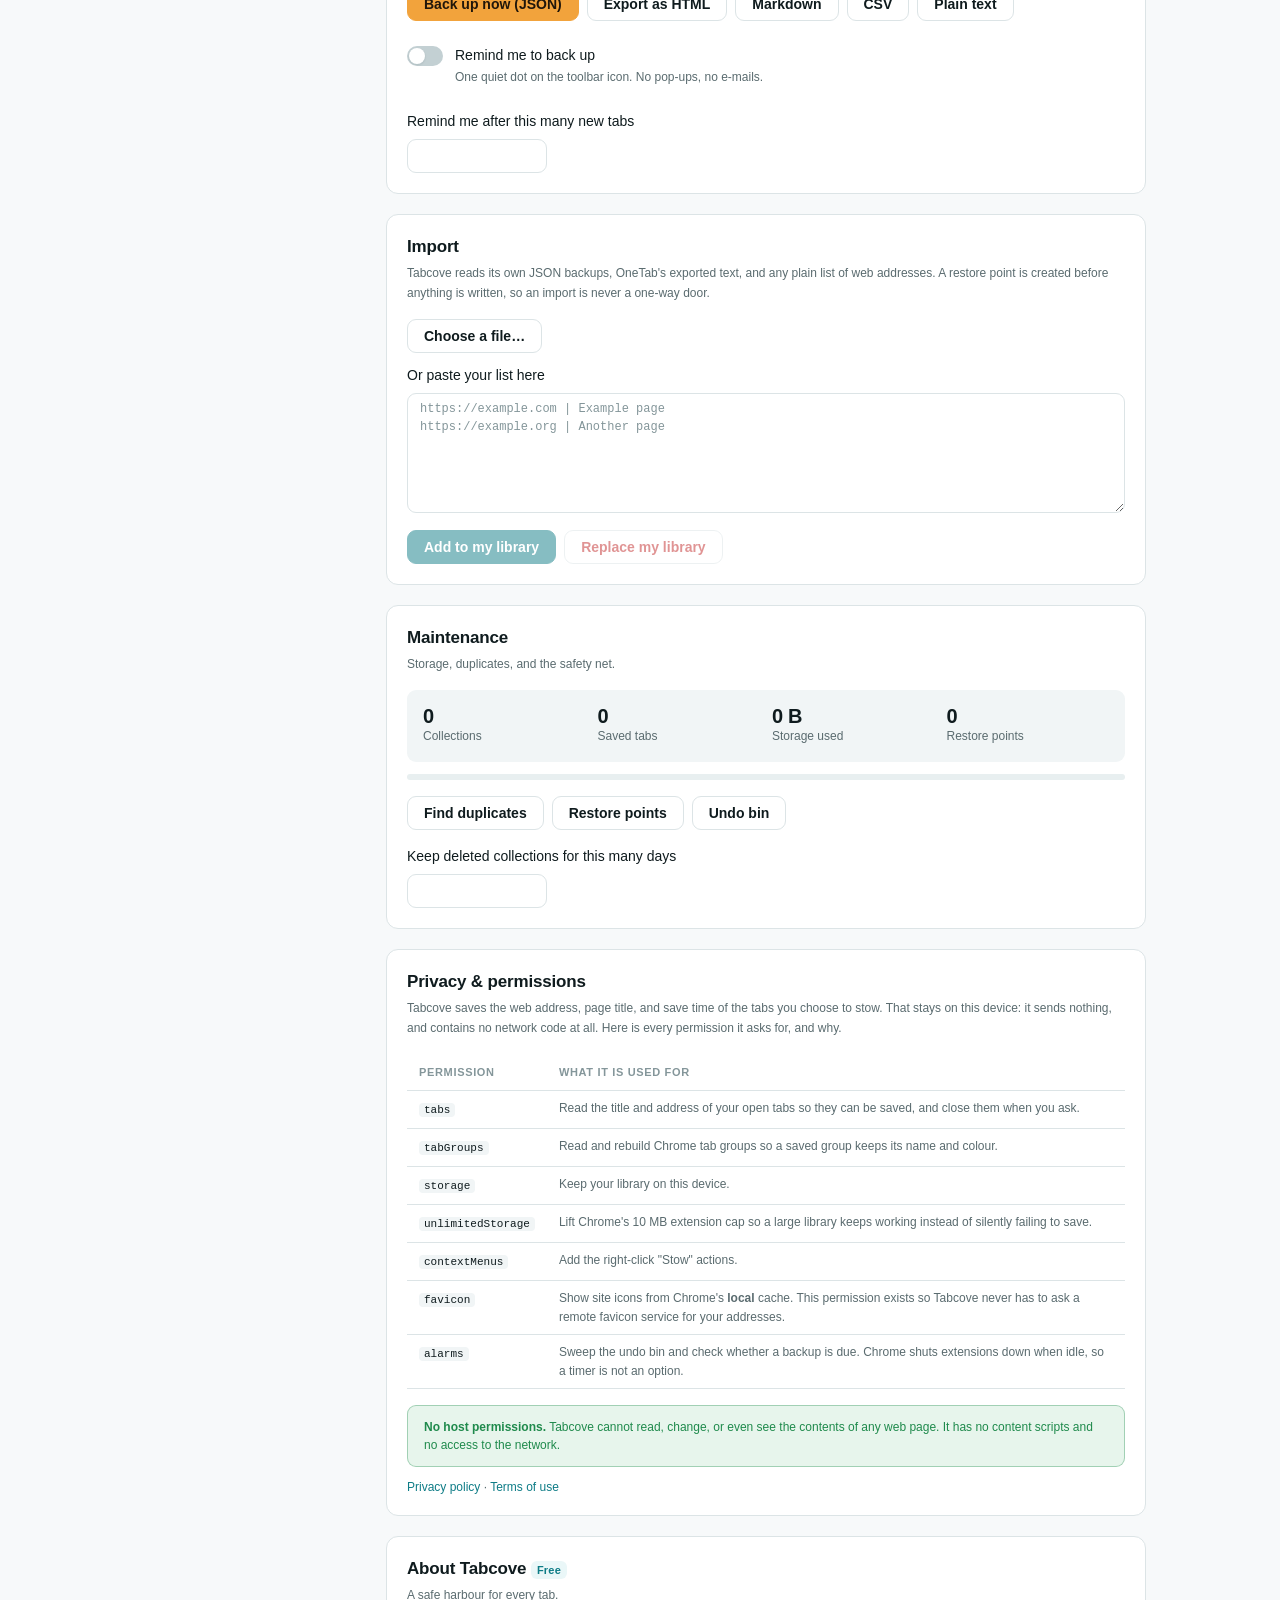
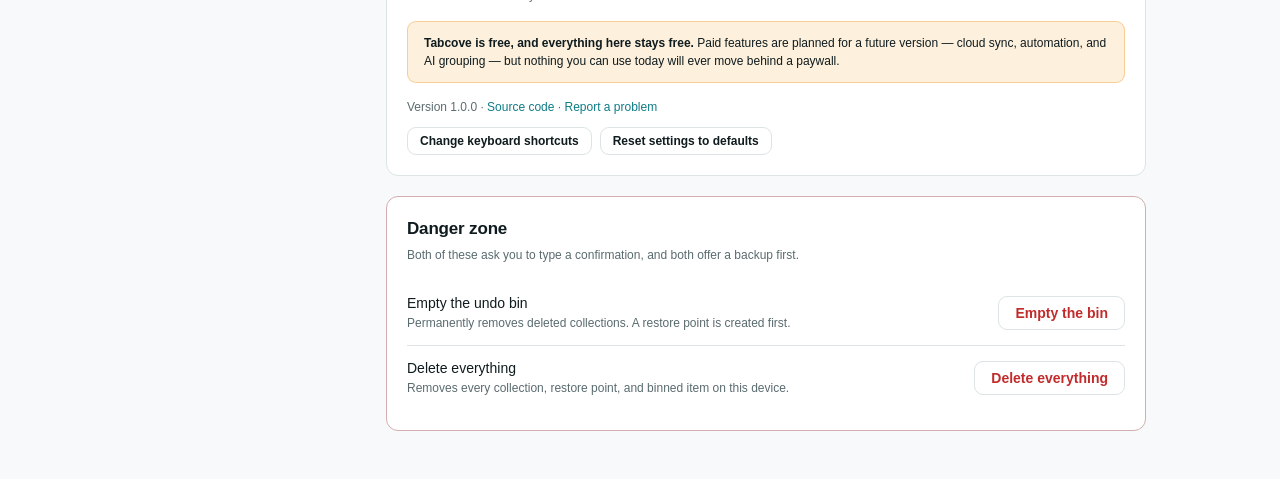
<file: extension/options/options.html>
<!doctype html>
<html lang="en">
  <head>
    <meta charset="utf-8" />
    <meta name="viewport" content="width=device-width, initial-scale=1" />
    <title>Tabcove settings</title>
    <link rel="icon" href="../icons/icon32.png" />
    <link rel="stylesheet" href="../styles/tokens.css" />
    <link rel="stylesheet" href="../styles/base.css" />
    <link rel="stylesheet" href="../styles/components.css" />
    <link rel="stylesheet" href="options.css" />
  </head>
  <body class="options">
    <a class="skip-link" href="#main">Skip to settings</a>

    <header class="options__header">
      <div class="brand">
        <img class="brand__mark" src="../icons/icon32.png" alt="" width="22" height="22" />
        <span class="brand__name">Tabcove</span>
        <span class="badge" id="version-badge">v1.0.0</span>
      </div>
      <button id="open-library" class="btn btn--sm" type="button">Open library</button>
    </header>

    <div class="options__body">
      <nav class="options__nav" aria-label="Settings sections">
        <a href="#stowing">Stowing</a>
        <a href="#restoring">Restoring</a>
        <a href="#appearance">Appearance</a>
        <a href="#backup">Backup</a>
        <a href="#import">Import</a>
        <a href="#maintenance">Maintenance</a>
        <a href="#privacy">Privacy &amp; permissions</a>
        <a href="#about">About</a>
        <a href="#danger" class="options__nav-danger">Danger zone</a>
      </nav>

      <main class="options__main" id="main">
        <!-- ---------------------------------------------------------- Stowing -->
        <section class="card" id="stowing">
          <h2 class="card__title">Stowing</h2>
          <p class="card__desc">What happens when you save your tabs.</p>

          <label class="switch">
            <input type="checkbox" data-setting="closeAfterStow" />
            <span class="switch__track"></span>
            <span class="switch__label">
              <span class="switch__title">Close tabs after stowing</span>
              <span class="switch__desc"
                >Tabs are always saved before anything is closed, so a failed save
                can never cost you a tab.</span
              >
            </span>
          </label>

          <label class="switch">
            <input type="checkbox" data-setting="keepPinnedOpen" />
            <span class="switch__track"></span>
            <span class="switch__label">
              <span class="switch__title">Leave pinned tabs open</span>
              <span class="switch__desc"
                >Pinned tabs are usually the ones you always want available.</span
              >
            </span>
          </label>

          <label class="switch">
            <input type="checkbox" data-setting="skipExcluded" />
            <span class="switch__track"></span>
            <span class="switch__label">
              <span class="switch__title">Skip browser pages</span>
              <span class="switch__desc"
                >Ignore <code>chrome://</code>, extension, and blank pages. Chrome
                refuses to reopen most of them anyway.</span
              >
            </span>
          </label>

          <label class="switch">
            <input type="checkbox" data-setting="allowFileUrls" />
            <span class="switch__track"></span>
            <span class="switch__label">
              <span class="switch__title">Include local files</span>
              <span class="switch__desc"
                >Save <code>file://</code> addresses. Chrome will not reopen them from
                an extension, but the addresses are kept for reference.</span
              >
            </span>
          </label>

          <div class="field">
            <label class="field__label" for="defaultTitleStyle">Name new collections by</label>
            <select id="defaultTitleStyle" class="select" data-setting="defaultTitleStyle">
              <option value="date">Date and time</option>
              <option value="count">Number of tabs and date</option>
              <option value="hostname">Most common site and date</option>
            </select>
          </div>
        </section>

        <!-- -------------------------------------------------------- Restoring -->
        <section class="card" id="restoring">
          <h2 class="card__title">Restoring</h2>
          <p class="card__desc">What happens when you reopen a collection.</p>

          <label class="switch">
            <input type="checkbox" data-setting="consumeOnRestore" />
            <span class="switch__track"></span>
            <span class="switch__label">
              <span class="switch__title">Delete a collection after restoring it</span>
              <span class="switch__desc"
                >Off by default. Tabcove treats your library as a library — reading
                from it should not empty it. Turn this on if you prefer a queue.</span
              >
            </span>
          </label>

          <label class="switch">
            <input type="checkbox" data-setting="restoreInNewWindow" />
            <span class="switch__track"></span>
            <span class="switch__label">
              <span class="switch__title">Always restore into a new window</span>
              <span class="switch__desc"
                >Otherwise Tabcove rebuilds the window layout you saved.</span
              >
            </span>
          </label>

          <label class="switch">
            <input type="checkbox" data-setting="restoreGroups" />
            <span class="switch__track"></span>
            <span class="switch__label">
              <span class="switch__title">Rebuild tab groups</span>
              <span class="switch__desc">Restores each group's name and colour.</span>
            </span>
          </label>

          <label class="switch">
            <input type="checkbox" data-setting="restorePinned" />
            <span class="switch__track"></span>
            <span class="switch__label">
              <span class="switch__title">Re-pin pinned tabs</span>
              <span class="switch__desc">Tabs saved as pinned come back pinned.</span>
            </span>
          </label>

          <div class="field">
            <label class="field__label" for="batchSize">
              Open this many tabs at a time
              <span class="field__hint"
                >Smaller batches keep Chrome responsive when restoring a lot of tabs.</span
              >
            </label>
            <input
              id="batchSize"
              class="input input--narrow"
              type="number"
              min="1"
              max="32"
              step="1"
              data-setting="batchSize"
            />
          </div>
        </section>

        <!-- ------------------------------------------------------- Appearance -->
        <section class="card" id="appearance">
          <h2 class="card__title">Appearance</h2>
          <p class="card__desc">How the library looks.</p>

          <div class="field">
            <label class="field__label" for="theme">Theme</label>
            <select id="theme" class="select" data-setting="theme">
              <option value="system">Match my system</option>
              <option value="light">Light</option>
              <option value="dark">Dark</option>
            </select>
          </div>

          <div class="field">
            <label class="field__label" for="density">Row density</label>
            <select id="density" class="select" data-setting="density">
              <option value="comfortable">Comfortable</option>
              <option value="compact">Compact</option>
            </select>
          </div>

          <label class="switch">
            <input type="checkbox" data-setting="showFavicons" />
            <span class="switch__track"></span>
            <span class="switch__label">
              <span class="switch__title">Show site icons</span>
              <span class="switch__desc"
                >Icons come from Chrome's own local cache. Tabcove never contacts a
                favicon service, because that would mean sending your addresses to
                someone else's server.</span
              >
            </span>
          </label>
        </section>

        <!-- ----------------------------------------------------------- Backup -->
        <section class="card" id="backup">
          <h2 class="card__title">Backup</h2>
          <p class="card__desc">
            Everything lives on this device. That keeps it private — and it means a
            backup is worth having.
          </p>

          <div class="stat-row" id="backup-status">
            <div>
              <div class="stat-row__value" id="backup-when">Never</div>
              <div class="stat-row__label">Last full backup</div>
            </div>
            <div>
              <div class="stat-row__value" id="backup-since">—</div>
              <div class="stat-row__label">Tabs added since</div>
            </div>
          </div>

          <div class="row gap-2" style="flex-wrap: wrap; margin-top: var(--s-4)">
            <button class="btn btn--primary" type="button" data-export="json">
              Back up now (JSON)
            </button>
            <button class="btn" type="button" data-export="html">Export as HTML</button>
            <button class="btn" type="button" data-export="markdown">Markdown</button>
            <button class="btn" type="button" data-export="csv">CSV</button>
            <button class="btn" type="button" data-export="text">Plain text</button>
          </div>

          <label class="switch" style="margin-top: var(--s-4)">
            <input type="checkbox" data-setting="backupReminder" />
            <span class="switch__track"></span>
            <span class="switch__label">
              <span class="switch__title">Remind me to back up</span>
              <span class="switch__desc"
                >One quiet dot on the toolbar icon. No pop-ups, no e-mails.</span
              >
            </span>
          </label>

          <div class="field">
            <label class="field__label" for="backupReminderThreshold">
              Remind me after this many new tabs
            </label>
            <input
              id="backupReminderThreshold"
              class="input input--narrow"
              type="number"
              min="10"
              max="10000"
              step="10"
              data-setting="backupReminderThreshold"
            />
          </div>
        </section>

        <!-- ----------------------------------------------------------- Import -->
        <section class="card" id="import">
          <h2 class="card__title">Import</h2>
          <p class="card__desc">
            Tabcove reads its own JSON backups, OneTab's exported text, and any plain
            list of web addresses. A restore point is created before anything is
            written, so an import is never a one-way door.
          </p>

          <div class="row gap-2" style="flex-wrap: wrap; margin-bottom: var(--s-3)">
            <button id="pick-file" class="btn" type="button">Choose a file…</button>
            <input id="file-input" type="file" accept=".json,.txt,.md,.html,.csv" hidden />
            <span class="meta" id="file-name"></span>
          </div>

          <label class="field__label" for="import-text">Or paste your list here</label>
          <textarea
            id="import-text"
            class="textarea"
            placeholder="https://example.com | Example page&#10;https://example.org | Another page"
            spellcheck="false"
          ></textarea>

          <div id="import-preview" class="notice" hidden>
            <div class="notice__body" id="import-preview-text"></div>
          </div>

          <div class="row gap-2" style="margin-top: var(--s-3); flex-wrap: wrap">
            <button id="import-add" class="btn btn--brand" type="button" disabled>
              Add to my library
            </button>
            <button id="import-replace" class="btn btn--danger" type="button" disabled>
              Replace my library
            </button>
          </div>
        </section>

        <!-- ------------------------------------------------------ Maintenance -->
        <section class="card" id="maintenance">
          <h2 class="card__title">Maintenance</h2>
          <p class="card__desc">Storage, duplicates, and the safety net.</p>

          <div class="stat-row">
            <div>
              <div class="stat-row__value" id="stat-collections">0</div>
              <div class="stat-row__label">Collections</div>
            </div>
            <div>
              <div class="stat-row__value" id="stat-tabs">0</div>
              <div class="stat-row__label">Saved tabs</div>
            </div>
            <div>
              <div class="stat-row__value" id="stat-storage">0 B</div>
              <div class="stat-row__label">Storage used</div>
            </div>
            <div>
              <div class="stat-row__value" id="stat-snapshots">0</div>
              <div class="stat-row__label">Restore points</div>
            </div>
          </div>

          <div class="meter" style="margin-top: var(--s-3)" role="img" aria-label="Storage used">
            <div class="meter__fill" id="storage-fill" style="width: 0%"></div>
          </div>
          <p class="meta" id="storage-note" style="margin-top: var(--s-2)"></p>

          <div class="row gap-2" style="flex-wrap: wrap; margin-top: var(--s-4)">
            <button id="find-duplicates" class="btn" type="button">Find duplicates</button>
            <button id="open-snapshots" class="btn" type="button">Restore points</button>
            <button id="open-trash" class="btn" type="button">Undo bin</button>
          </div>

          <div id="duplicate-result" class="notice" hidden style="margin-top: var(--s-3)">
            <div class="notice__body" id="duplicate-text"></div>
            <button id="merge-duplicates" class="btn btn--sm" type="button">Merge them</button>
          </div>

          <div class="field">
            <label class="field__label" for="trashDays">
              Keep deleted collections for this many days
            </label>
            <input
              id="trashDays"
              class="input input--narrow"
              type="number"
              min="1"
              max="365"
              step="1"
              data-setting="trashDays"
            />
          </div>
        </section>

        <!-- -------------------------------------------- Privacy & permissions -->
        <section class="card" id="privacy">
          <h2 class="card__title">Privacy &amp; permissions</h2>
          <p class="card__desc">
            Tabcove saves the web address, page title, and save time of the tabs you
            choose to stow. That stays on this device: it sends nothing, and contains
            no network code at all. Here is every permission it asks for, and why.
          </p>

          <table class="perm-table">
            <thead>
              <tr>
                <th scope="col">Permission</th>
                <th scope="col">What it is used for</th>
              </tr>
            </thead>
            <tbody>
              <tr>
                <th scope="row"><code>tabs</code></th>
                <td>
                  Read the title and address of your open tabs so they can be saved, and
                  close them when you ask.
                </td>
              </tr>
              <tr>
                <th scope="row"><code>tabGroups</code></th>
                <td>
                  Read and rebuild Chrome tab groups so a saved group keeps its name and
                  colour.
                </td>
              </tr>
              <tr>
                <th scope="row"><code>storage</code></th>
                <td>Keep your library on this device.</td>
              </tr>
              <tr>
                <th scope="row"><code>unlimitedStorage</code></th>
                <td>
                  Lift Chrome's 10 MB extension cap so a large library keeps working
                  instead of silently failing to save.
                </td>
              </tr>
              <tr>
                <th scope="row"><code>contextMenus</code></th>
                <td>Add the right-click "Stow" actions.</td>
              </tr>
              <tr>
                <th scope="row"><code>favicon</code></th>
                <td>
                  Show site icons from Chrome's <strong>local</strong> cache. This
                  permission exists so Tabcove never has to ask a remote favicon service
                  for your addresses.
                </td>
              </tr>
              <tr>
                <th scope="row"><code>alarms</code></th>
                <td>
                  Sweep the undo bin and check whether a backup is due. Chrome shuts
                  extensions down when idle, so a timer is not an option.
                </td>
              </tr>
            </tbody>
          </table>

          <div class="notice notice--ok" style="margin-top: var(--s-4)">
            <div class="notice__body">
              <strong>No host permissions.</strong> Tabcove cannot read, change, or even
              see the contents of any web page. It has no content scripts and no access
              to the network.
            </div>
          </div>

          <p class="meta" style="margin-top: var(--s-3)">
            <a href="https://owncoder.github.io/tabcove/privacy.html" target="_blank" rel="noreferrer noopener"
              >Privacy policy</a
            >
            ·
            <a href="https://owncoder.github.io/tabcove/terms.html" target="_blank" rel="noreferrer noopener"
              >Terms of use</a
            >
          </p>
        </section>

        <!-- ------------------------------------------------------------ About -->
        <section class="card" id="about">
          <h2 class="card__title">
            About Tabcove <span class="badge badge--brand" id="tier-badge">Free</span>
          </h2>
          <p class="card__desc">A safe harbour for every tab.</p>
          <p class="meta" id="tier-note"></p>

          <div class="notice notice--accent">
            <div class="notice__body">
              <strong>Tabcove is free, and everything here stays free.</strong>
              Paid features are planned for a future version — cloud sync, automation,
              and AI grouping — but nothing you can use today will ever move behind a
              paywall.
            </div>
          </div>

          <p class="meta" style="margin-top: var(--s-4)">
            Version <span id="about-version">1.0.0</span> ·
            <a href="https://github.com/ownCoder/tabcove" target="_blank" rel="noreferrer noopener"
              >Source code</a
            >
            ·
            <a
              href="https://github.com/ownCoder/tabcove/issues"
              target="_blank"
              rel="noreferrer noopener"
              >Report a problem</a
            >
          </p>

          <div class="row gap-2" style="margin-top: var(--s-3); flex-wrap: wrap">
            <button id="open-shortcuts" class="btn btn--sm" type="button">
              Change keyboard shortcuts
            </button>
            <button id="reset-settings" class="btn btn--sm" type="button">
              Reset settings to defaults
            </button>
          </div>
        </section>

        <!-- ------------------------------------------------------ Danger zone -->
        <section class="card card--danger" id="danger">
          <h2 class="card__title">Danger zone</h2>
          <p class="card__desc">
            Both of these ask you to type a confirmation, and both offer a backup first.
          </p>

          <div class="danger-row">
            <div>
              <div class="switch__title">Empty the undo bin</div>
              <div class="switch__desc">
                Permanently removes deleted collections. A restore point is created
                first.
              </div>
            </div>
            <button id="empty-trash" class="btn btn--danger" type="button">Empty the bin</button>
          </div>

          <div class="danger-row">
            <div>
              <div class="switch__title">Delete everything</div>
              <div class="switch__desc">
                Removes every collection, restore point, and binned item on this device.
              </div>
            </div>
            <button id="wipe-all" class="btn btn--danger" type="button">Delete everything</button>
          </div>
        </section>
      </main>
    </div>

    <script type="module" src="options.js"></script>
  </body>
</html>
</file>
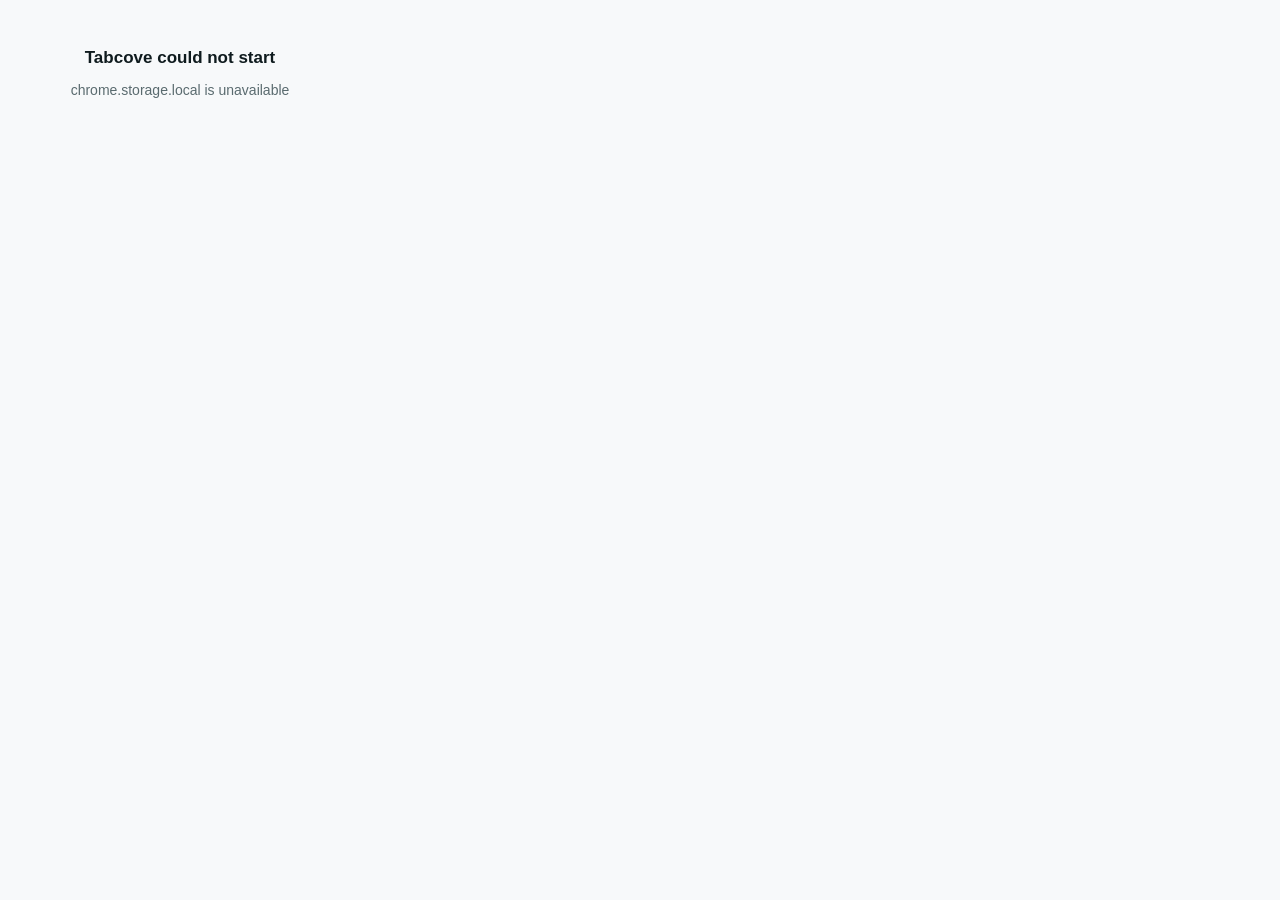
<file: extension/popup/popup.html>
<!doctype html>
<html lang="en">
  <head>
    <meta charset="utf-8" />
    <title>Tabcove</title>
    <link rel="stylesheet" href="../styles/tokens.css" />
    <link rel="stylesheet" href="../styles/base.css" />
    <link rel="stylesheet" href="../styles/components.css" />
    <link rel="stylesheet" href="popup.css" />
  </head>
  <body class="popup">
    <header class="popup__header">
      <div class="brand">
        <img class="brand__mark" src="../icons/icon32.png" alt="" width="22" height="22" />
        <span class="brand__name">Tabcove</span>
      </div>
      <div class="row gap-1">
        <button
          id="open-options"
          class="icon-btn icon-btn--sm"
          type="button"
          aria-label="Settings"
          title="Settings"
        ></button>
        <button
          id="open-library"
          class="icon-btn icon-btn--sm"
          type="button"
          aria-label="Open library"
          title="Open library"
        ></button>
      </div>
    </header>

    <main class="popup__main">
      <!-- Primary action. The count is filled in before paint, so the button
           states exactly what it will do rather than merely promising. -->
      <button id="stow-all" class="stow-primary" type="button">
        <span class="stow-primary__label">Stow all tabs</span>
        <span class="stow-primary__meta" id="stow-all-meta">Counting…</span>
      </button>

      <div class="stow-grid" id="stow-grid">
        <button class="stow-option" type="button" data-scope="currentTab">
          <span class="stow-option__label">Stow this tab</span>
          <span class="stow-option__meta">Just the current page</span>
        </button>
        <button class="stow-option" type="button" data-scope="otherTabs">
          <span class="stow-option__label">Stow other tabs</span>
          <span class="stow-option__meta" data-meta="otherTabs">—</span>
        </button>
        <button class="stow-option" type="button" data-scope="selected" hidden>
          <span class="stow-option__label">Stow selected</span>
          <span class="stow-option__meta" data-meta="selected">—</span>
        </button>
        <button class="stow-option" type="button" data-scope="allWindows" hidden>
          <span class="stow-option__label">Stow all windows</span>
          <span class="stow-option__meta" data-meta="allWindows">—</span>
        </button>
      </div>

      <div id="backup-notice" class="notice notice--accent popup__notice" hidden>
        <div class="notice__body">
          <strong id="backup-notice-text">Time for a backup.</strong>
          <div class="muted" id="backup-notice-detail"></div>
        </div>
        <button id="backup-now" class="btn btn--sm" type="button">Export</button>
      </div>

      <section class="popup__recent" aria-labelledby="recent-heading">
        <h2 id="recent-heading" class="popup__section-title">Recent</h2>
        <ul id="recent-list" class="recent-list" role="list">
          <li class="recent-list__loading meta">Loading…</li>
        </ul>
      </section>
    </main>

    <footer class="popup__footer">
      <span id="library-stats" class="meta">—</span>
      <button id="footer-library" class="btn btn--sm btn--ghost" type="button">
        Open library
      </button>
    </footer>

    <script type="module" src="popup.js"></script>
  </body>
</html>
</file>
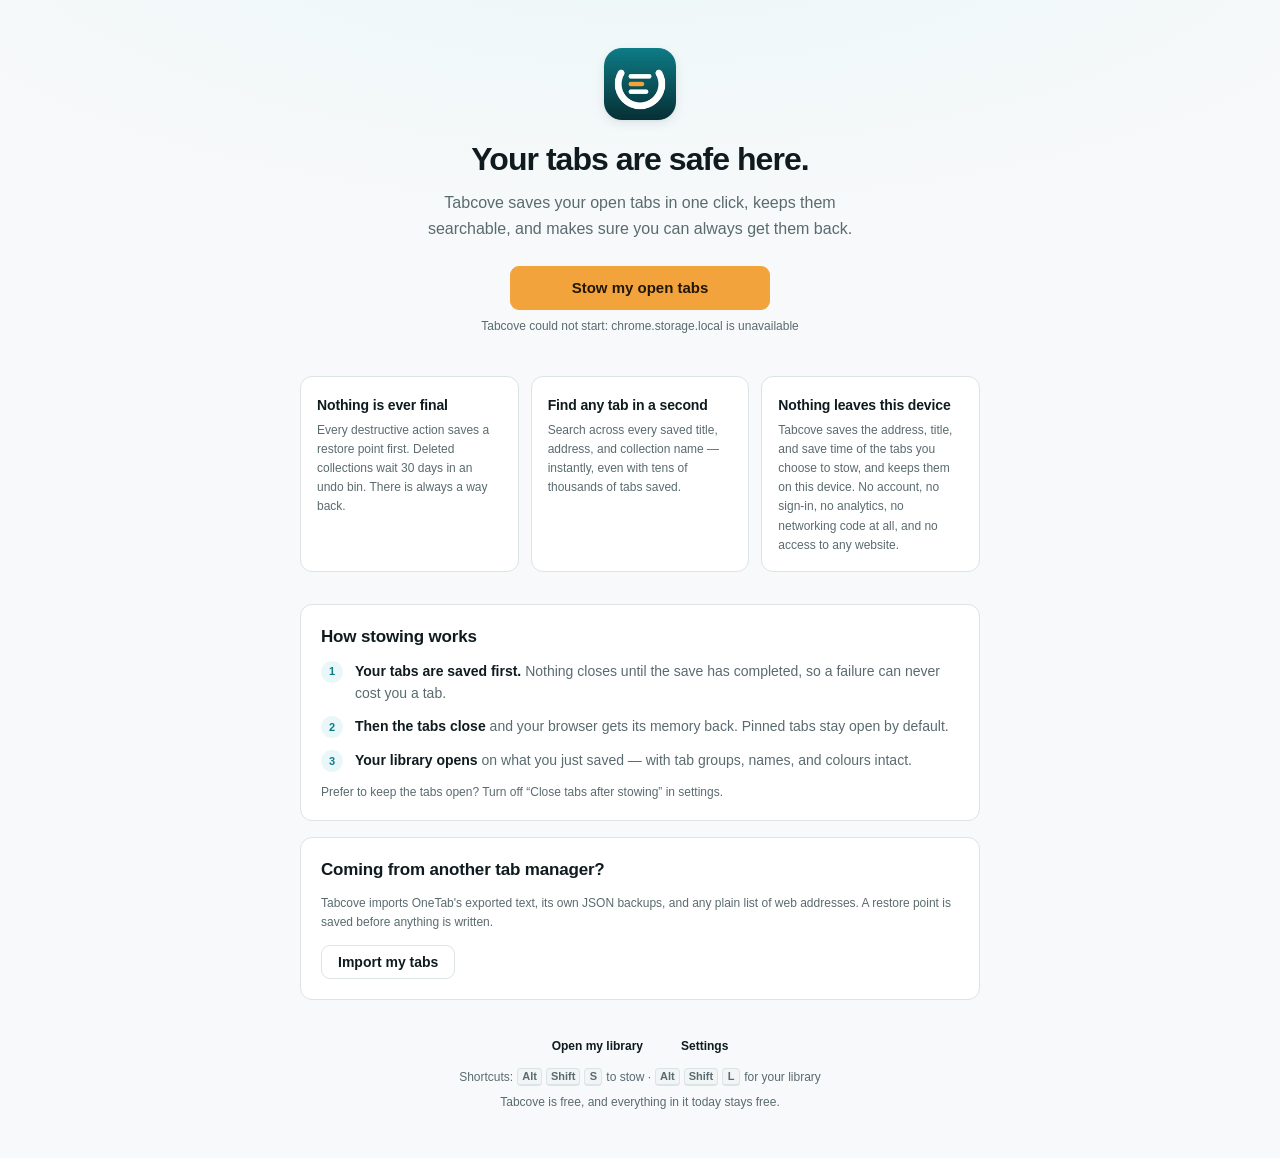
<file: extension/welcome/welcome.html>
<!doctype html>
<html lang="en">
  <head>
    <meta charset="utf-8" />
    <meta name="viewport" content="width=device-width, initial-scale=1" />
    <title>Welcome to Tabcove</title>
    <link rel="icon" href="../icons/icon32.png" />
    <link rel="stylesheet" href="../styles/tokens.css" />
    <link rel="stylesheet" href="../styles/base.css" />
    <link rel="stylesheet" href="../styles/components.css" />
    <link rel="stylesheet" href="welcome.css" />
  </head>
  <body class="welcome">
    <main class="welcome__wrap">
      <img class="welcome__logo" src="../icons/icon128.png" alt="" width="72" height="72" />

      <h1 class="welcome__title">Your tabs are safe here.</h1>
      <p class="welcome__sub">
        Tabcove saves your open tabs in one click, keeps them searchable, and makes
        sure you can always get them back.
      </p>

      <button id="stow-now" class="btn btn--primary btn--lg welcome__cta" type="button">
        <span id="stow-now-label">Stow my open tabs</span>
      </button>
      <p class="welcome__cta-note meta" id="cta-note">Counting your open tabs…</p>

      <ul class="promises" role="list">
        <li class="promise">
          <h2 class="promise__title">Nothing is ever final</h2>
          <p class="promise__body">
            Every destructive action saves a restore point first. Deleted collections
            wait 30 days in an undo bin. There is always a way back.
          </p>
        </li>
        <li class="promise">
          <h2 class="promise__title">Find any tab in a second</h2>
          <p class="promise__body">
            Search across every saved title, address, and collection name — instantly,
            even with tens of thousands of tabs saved.
          </p>
        </li>
        <li class="promise">
          <h2 class="promise__title">Nothing leaves this device</h2>
          <p class="promise__body">
            Tabcove saves the address, title, and save time of the tabs you choose to
            stow, and keeps them on this device. No account, no sign-in, no analytics,
            no networking code at all, and no access to any website.
          </p>
        </li>
      </ul>

      <section class="welcome__panel">
        <h2 class="welcome__panel-title">How stowing works</h2>
        <ol class="steps" role="list">
          <li class="step">
            <span class="step__n" aria-hidden="true">1</span>
            <div>
              <strong>Your tabs are saved first.</strong>
              Nothing closes until the save has completed, so a failure can never cost
              you a tab.
            </div>
          </li>
          <li class="step">
            <span class="step__n" aria-hidden="true">2</span>
            <div>
              <strong>Then the tabs close</strong> and your browser gets its memory back.
              Pinned tabs stay open by default.
            </div>
          </li>
          <li class="step">
            <span class="step__n" aria-hidden="true">3</span>
            <div>
              <strong>Your library opens</strong> on what you just saved — with tab
              groups, names, and colours intact.
            </div>
          </li>
        </ol>
        <p class="meta">
          Prefer to keep the tabs open? Turn off “Close tabs after stowing” in settings.
        </p>
      </section>

      <section class="welcome__panel">
        <h2 class="welcome__panel-title">Coming from another tab manager?</h2>
        <p class="meta welcome__panel-body">
          Tabcove imports OneTab's exported text, its own JSON backups, and any plain
          list of web addresses. A restore point is saved before anything is written.
        </p>
        <button id="open-import" class="btn" type="button">Import my tabs</button>
      </section>

      <footer class="welcome__footer">
        <div class="row gap-3" style="flex-wrap: wrap; justify-content: center">
          <button id="open-library" class="btn btn--ghost btn--sm" type="button">
            Open my library
          </button>
          <button id="open-options" class="btn btn--ghost btn--sm" type="button">
            Settings
          </button>
        </div>
        <p class="meta welcome__shortcuts">
          Shortcuts: <kbd>Alt</kbd><kbd>Shift</kbd><kbd>S</kbd> to stow ·
          <kbd>Alt</kbd><kbd>Shift</kbd><kbd>L</kbd> for your library
        </p>
        <p class="meta">
          Tabcove is free, and everything in it today stays free.
        </p>
      </footer>
    </main>

    <script type="module" src="welcome.js"></script>
  </body>
</html>
</file>
<file: site.css>
/* ==========================================================================
   Tabcove — GitHub Pages site
   Same tokens as the extension, so the site and the product look like one thing.
   Self-contained: no webfonts, no analytics, no third-party requests at all —
   which is the same promise the product makes.
   ========================================================================== */

:root {
  color-scheme: light dark;

  --brand-900: #062f35;
  --brand-700: #0a5a63;
  --brand-600: #0e7c86;
  --brand-050: #eaf7f8;
  --accent: #f2a33c;

  --bg: #f7f9fa;
  --surface: #ffffff;
  --surface-2: #f1f5f6;
  --border: #dce4e6;
  --text: #0f1b1e;
  --muted: #5a6b6f;

  --r: 12px;
  --font: "Inter", -apple-system, BlinkMacSystemFont, "Segoe UI", Roboto,
    "Helvetica Neue", Arial, sans-serif;
  --mono: "SF Mono", "Cascadia Mono", Consolas, "Liberation Mono", monospace;
}

@media (prefers-color-scheme: dark) {
  :root {
    --bg: #0c1416;
    --surface: #131f22;
    --surface-2: #1b292d;
    --border: #25373c;
    --text: #e8f1f2;
    --muted: #9bb0b4;
    --brand-600: #3fb2bc;
    --brand-050: #10333a;
  }
}

* {
  box-sizing: border-box;
}

body {
  margin: 0;
  background: var(--bg);
  color: var(--text);
  font-family: var(--font);
  font-size: 16px;
  line-height: 1.65;
  -webkit-font-smoothing: antialiased;
}

.wrap {
  max-width: 760px;
  margin: 0 auto;
  padding: 0 20px;
}

/* ---- Header --------------------------------------------------------------- */
header.site {
  border-bottom: 1px solid var(--border);
  background: var(--surface);
  position: sticky;
  top: 0;
  z-index: 10;
}

header.site .wrap {
  display: flex;
  align-items: center;
  justify-content: space-between;
  gap: 16px;
  height: 60px;
}

.brand {
  display: flex;
  align-items: center;
  gap: 10px;
  font-weight: 650;
  letter-spacing: -0.02em;
  font-size: 17px;
  color: var(--text);
  text-decoration: none;
}

.brand img {
  width: 26px;
  height: 26px;
  border-radius: 7px;
}

nav.site a {
  color: var(--muted);
  text-decoration: none;
  font-size: 14px;
  margin-left: 18px;
}

nav.site a:hover {
  color: var(--brand-600);
}

/* ---- Hero ----------------------------------------------------------------- */
.hero {
  padding: 72px 0 56px;
  text-align: center;
  background:
    radial-gradient(900px 340px at 50% -10%, var(--brand-050), transparent 70%);
}

.hero img.mark {
  width: 84px;
  height: 84px;
  border-radius: 20px;
  margin-bottom: 20px;
}

h1 {
  font-size: 40px;
  line-height: 1.15;
  letter-spacing: -0.03em;
  margin: 0 0 12px;
}

.tagline {
  font-size: 19px;
  color: var(--muted);
  max-width: 54ch;
  margin: 0 auto 28px;
}

.cta {
  display: inline-flex;
  align-items: center;
  gap: 8px;
  background: var(--accent);
  color: #20160a;
  font-weight: 650;
  padding: 12px 24px;
  border-radius: var(--r);
  text-decoration: none;
}

.cta:hover {
  background: #d98a20;
}

.cta-note {
  font-size: 13px;
  color: var(--muted);
  margin-top: 12px;
}

/* ---- Content -------------------------------------------------------------- */
main {
  padding: 40px 0 72px;
}

h2 {
  font-size: 22px;
  letter-spacing: -0.02em;
  margin: 40px 0 12px;
}

h3 {
  font-size: 17px;
  margin: 28px 0 8px;
}

p,
ul,
ol {
  margin: 0 0 16px;
}

ul,
ol {
  padding-left: 22px;
}

li {
  margin-bottom: 6px;
}

a {
  color: var(--brand-600);
}

code {
  font-family: var(--mono);
  font-size: 0.9em;
  background: var(--surface-2);
  padding: 2px 6px;
  border-radius: 5px;
}

.features {
  display: grid;
  grid-template-columns: repeat(auto-fit, minmax(220px, 1fr));
  gap: 14px;
  margin: 28px 0;
}

.feature {
  background: var(--surface);
  border: 1px solid var(--border);
  border-radius: var(--r);
  padding: 18px;
}

.feature h3 {
  margin: 0 0 6px;
  font-size: 15px;
}

.feature p {
  margin: 0;
  font-size: 14px;
  color: var(--muted);
}

table {
  width: 100%;
  border-collapse: collapse;
  font-size: 14.5px;
  margin: 16px 0 24px;
}

th,
td {
  text-align: left;
  vertical-align: top;
  padding: 10px 12px;
  border-bottom: 1px solid var(--border);
}

thead th {
  font-size: 12px;
  text-transform: uppercase;
  letter-spacing: 0.06em;
  color: var(--muted);
}

tbody th {
  white-space: nowrap;
  font-weight: 500;
  width: 1%;
}

.callout {
  background: var(--surface);
  border: 1px solid var(--border);
  border-left: 3px solid var(--brand-600);
  border-radius: var(--r);
  padding: 16px 18px;
  margin: 24px 0;
}

.callout strong {
  display: block;
  margin-bottom: 4px;
}

.meta {
  font-size: 13.5px;
  color: var(--muted);
}

/* ---- Footer --------------------------------------------------------------- */
footer.site {
  border-top: 1px solid var(--border);
  padding: 28px 0 48px;
  font-size: 13.5px;
  color: var(--muted);
}

footer.site .wrap {
  display: flex;
  justify-content: space-between;
  gap: 16px;
  flex-wrap: wrap;
}

footer.site a {
  color: var(--muted);
  margin-left: 16px;
}

@media (max-width: 560px) {
  h1 {
    font-size: 30px;
  }

  .hero {
    padding: 48px 0 36px;
  }

  footer.site .wrap {
    flex-direction: column;
  }

  footer.site a {
    margin: 0 16px 0 0;
  }
}
</file>
<file: extension/styles/tokens.css>
/* ==========================================================================
   Tabcove — design tokens
   The single source of truth for colour, type, space, and motion.
   Values are documented in docs/branding.md and contrast-checked by
   tools/validate.py --contrast.
   ========================================================================== */

:root {
  color-scheme: light dark;

  /* ---- Brand: deep harbour teal ------------------------------------------
     Chosen because the category is saturated with blue (OneTab), coral (Toby),
     indigo (Workona) and grey-blue (Session Buddy). Teal is unclaimed here. */
  --brand-900: #062f35;
  --brand-700: #0a5a63;
  --brand-600: #0e7c86;
  --brand-500: #149aa6;
  --brand-200: #a6e0e4;
  --brand-050: #eaf7f8;

  /* ---- Accent: beacon amber ----------------------------------------------
     Exactly one use per screen: the single most important action. Amber
     appearing twice means the design is wrong. */
  --accent-500: #f2a33c;
  --accent-600: #d98a20;
  --accent-100: #fdf0dc;

  /* ---- Semantic ---------------------------------------------------------- */
  --ok: #1f8a4c;
  --ok-bg: #e7f5ec;
  --warn: #b4690e;
  --warn-bg: #fdf2e3;
  --danger: #c22b2b;
  --danger-bg: #fbeaea;

  /* ---- Neutrals (light) --------------------------------------------------- */
  --bg: #f7f9fa;
  --surface: #ffffff;
  --surface-2: #f1f5f6;
  --surface-3: #e8eff0;
  --border: #dce4e6;
  --border-strong: #c3d0d3;
  --text: #0f1b1e;
  --text-muted: #5a6b6f;
  --text-faint: #84969a;

  /* ---- Type -------------------------------------------------------------- */
  /* Inter is REFERENCED but never downloaded — no @font-face, no webfont link.
     A network request for a font would break the zero-network guarantee that is
     one of this product's core differentiators. */
  --font: "Inter", -apple-system, BlinkMacSystemFont, "Segoe UI Variable Text",
    "Segoe UI", Roboto, "Helvetica Neue", Arial, sans-serif;
  --font-mono: "SF Mono", "Cascadia Mono", "JetBrains Mono", Consolas,
    "Liberation Mono", monospace;

  --fs-display: 24px;
  --fs-title: 17px;
  --fs-body: 14px;
  --fs-item: 13.5px;
  --fs-meta: 12px;
  --fs-micro: 11px;

  --lh-display: 30px;
  --lh-title: 24px;
  --lh-body: 20px;
  --lh-item: 19px;
  --lh-meta: 16px;

  /* ---- Space (4px base) --------------------------------------------------- */
  --s-1: 4px;
  --s-2: 8px;
  --s-3: 12px;
  --s-4: 16px;
  --s-5: 20px;
  --s-6: 24px;
  --s-8: 32px;
  --s-10: 40px;
  --s-12: 48px;

  /* ---- Radius ------------------------------------------------------------- */
  --r-sm: 6px;
  --r-md: 9px;
  --r-lg: 12px;
  --r-xl: 16px;
  --r-pill: 999px;

  /* ---- Elevation ---------------------------------------------------------- */
  --shadow-1: 0 1px 2px rgb(6 47 53 / 0.06), 0 1px 3px rgb(6 47 53 / 0.05);
  --shadow-2: 0 4px 12px rgb(6 47 53 / 0.08), 0 1px 3px rgb(6 47 53 / 0.06);
  --shadow-3: 0 12px 32px rgb(6 47 53 / 0.14), 0 2px 8px rgb(6 47 53 / 0.08);

  /* ---- Motion ------------------------------------------------------------- */
  --t-fast: 90ms;
  --t-mid: 160ms;
  --t-exit: 120ms;
  --ease: cubic-bezier(0.2, 0.8, 0.2, 1);

  /* ---- Density (swapped by [data-density]) --------------------------------- */
  --row-h: 36px;
  --row-pad: 10px;

  /* ---- Layout ------------------------------------------------------------- */
  --rail-w: 240px;
  --header-h: 56px;
  --popup-w: 360px;

  /* ---- Tab-group colours (mirrors Chrome's own set) ------------------------ */
  --g-grey: #5f6368;
  --g-blue: #1a73e8;
  --g-red: #d93025;
  --g-yellow: #f9ab00;
  --g-green: #1e8e3e;
  --g-pink: #d01884;
  --g-purple: #9334e6;
  --g-cyan: #007b83;
  --g-orange: #fa903e;
}

/* ---- Dark theme ---------------------------------------------------------
   Applied by an explicit [data-theme="dark"], and by the system preference
   when the user has left the theme on "system". Both paths are needed: the
   attribute wins so the in-app toggle works against the OS setting. */

@media (prefers-color-scheme: dark) {
  :root:not([data-theme="light"]) {
    --bg: #0c1416;
    --surface: #131f22;
    --surface-2: #1b292d;
    --surface-3: #223338;
    --border: #25373c;
    --border-strong: #354c52;
    --text: #e8f1f2;
    --text-muted: #9bb0b4;
    --text-faint: #74898e;

    --brand-600: #3fb2bc;
    --brand-500: #55c6cf;
    --brand-200: #17565e;
    --brand-050: #10333a;

    --ok: #41c07a;
    --ok-bg: #102a1c;
    --warn: #e0a33f;
    --warn-bg: #2d2110;
    --danger: #f26e6e;
    --danger-bg: #2e1414;

    --accent-100: #33240f;

    --shadow-1: 0 1px 2px rgb(0 0 0 / 0.3);
    --shadow-2: 0 4px 12px rgb(0 0 0 / 0.4);
    --shadow-3: 0 12px 32px rgb(0 0 0 / 0.5);
  }
}

:root[data-theme="dark"] {
  --bg: #0c1416;
  --surface: #131f22;
  --surface-2: #1b292d;
  --surface-3: #223338;
  --border: #25373c;
  --border-strong: #354c52;
  --text: #e8f1f2;
  --text-muted: #9bb0b4;
  --text-faint: #74898e;

  --brand-600: #3fb2bc;
  --brand-500: #55c6cf;
  --brand-200: #17565e;
  --brand-050: #10333a;

  --ok: #41c07a;
  --ok-bg: #102a1c;
  --warn: #e0a33f;
  --warn-bg: #2d2110;
  --danger: #f26e6e;
  --danger-bg: #2e1414;

  --accent-100: #33240f;

  --shadow-1: 0 1px 2px rgb(0 0 0 / 0.3);
  --shadow-2: 0 4px 12px rgb(0 0 0 / 0.4);
  --shadow-3: 0 12px 32px rgb(0 0 0 / 0.5);
}

/* ---- Density ------------------------------------------------------------- */
:root[data-density="compact"] {
  --row-h: 28px;
  --row-pad: 6px;
  --fs-item: 13px;
}

/* ---- Reduced motion -----------------------------------------------------
   Not a courtesy: motion sensitivity is a real accessibility requirement and
   this collapses every transition rather than merely shortening it. */
@media (prefers-reduced-motion: reduce) {
  :root {
    --t-fast: 1ms;
    --t-mid: 1ms;
    --t-exit: 1ms;
  }

  *,
  *::before,
  *::after {
    animation-duration: 1ms !important;
    animation-iteration-count: 1 !important;
    transition-duration: 1ms !important;
    scroll-behavior: auto !important;
  }
}

/* ---- Increased contrast -------------------------------------------------- */
@media (prefers-contrast: more) {
  :root {
    --border: var(--border-strong);
    --text-muted: var(--text);
  }
}
</file>
<file: extension/styles/base.css>
/* ==========================================================================
   Tabcove — reset and base elements
   ========================================================================== */

*,
*::before,
*::after {
  box-sizing: border-box;
}

html,
body {
  margin: 0;
  padding: 0;
}

html {
  font-family: var(--font);
  font-size: var(--fs-body);
  line-height: var(--lh-body);
  -webkit-font-smoothing: antialiased;
  text-size-adjust: 100%;
}

body {
  background: var(--bg);
  color: var(--text);
  font-size: var(--fs-body);
  line-height: var(--lh-body);
}

h1,
h2,
h3,
h4,
p,
ul,
ol,
figure {
  margin: 0;
  padding: 0;
}

ul,
ol {
  list-style: none;
}

h1 {
  font-size: var(--fs-display);
  line-height: var(--lh-display);
  font-weight: 650;
  letter-spacing: -0.02em;
}

h2 {
  font-size: var(--fs-title);
  line-height: var(--lh-title);
  font-weight: 620;
  letter-spacing: -0.01em;
}

h3 {
  font-size: var(--fs-body);
  font-weight: 620;
}

a {
  color: var(--brand-600);
  text-decoration: none;
}

a:hover,
a:focus-visible {
  text-decoration: underline;
}

button,
input,
select,
textarea {
  font: inherit;
  color: inherit;
}

button {
  cursor: pointer;
  background: none;
  border: none;
  padding: 0;
}

code,
kbd,
.mono {
  font-family: var(--font-mono);
  font-size: 0.92em;
}

img {
  max-width: 100%;
  display: block;
}

mark {
  background: var(--brand-200);
  color: inherit;
  border-radius: 3px;
  padding: 0 1px;
}

hr {
  border: none;
  border-top: 1px solid var(--border);
  margin: var(--s-4) 0;
}

/* The `hidden` attribute must win.
   Any class that sets `display` (`.dialog-backdrop { display: flex }`, say)
   outranks the user-agent's `[hidden] { display: none }` on specificity alone,
   which silently un-hides elements that were meant to stay closed. */
[hidden] {
  display: none !important;
}

/* ---- Focus ----------------------------------------------------------------
   A visible focus ring is never removed anywhere in this codebase. `:focus-visible`
   keeps it off mouse clicks without punishing keyboard users. */
:focus {
  outline: none;
}

:focus-visible {
  outline: 2px solid var(--brand-600);
  outline-offset: 2px;
  border-radius: var(--r-sm);
}

@media (prefers-contrast: more) {
  :focus-visible {
    outline-width: 3px;
  }
}

/* ---- Selection ------------------------------------------------------------ */
::selection {
  background: var(--brand-200);
  color: var(--text);
}

/* ---- Scrollbars ----------------------------------------------------------- */
* {
  scrollbar-width: thin;
  scrollbar-color: var(--border-strong) transparent;
}

*::-webkit-scrollbar {
  width: 10px;
  height: 10px;
}

*::-webkit-scrollbar-track {
  background: transparent;
}

*::-webkit-scrollbar-thumb {
  background: var(--border-strong);
  border-radius: var(--r-pill);
  border: 2px solid transparent;
  background-clip: content-box;
}

*::-webkit-scrollbar-thumb:hover {
  background: var(--text-faint);
  background-clip: content-box;
}

/* ---- Utilities ------------------------------------------------------------ */

/* Visually hidden but available to assistive technology. Used for skip links,
   live-region text, and the accessible names of icon-only controls. */
.sr-only {
  position: absolute;
  width: 1px;
  height: 1px;
  padding: 0;
  margin: -1px;
  overflow: hidden;
  clip: rect(0, 0, 0, 0);
  white-space: nowrap;
  border: 0;
}

.skip-link {
  position: absolute;
  top: -100px;
  left: var(--s-3);
  z-index: 100;
  background: var(--brand-600);
  color: #fff;
  padding: var(--s-2) var(--s-4);
  border-radius: var(--r-md);
  transition: top var(--t-fast) var(--ease);
}

.skip-link:focus {
  top: var(--s-3);
}

.truncate {
  overflow: hidden;
  text-overflow: ellipsis;
  white-space: nowrap;
  min-width: 0;
}

.muted {
  color: var(--text-muted);
}

.faint {
  color: var(--text-faint);
}

.meta {
  font-size: var(--fs-meta);
  line-height: var(--lh-meta);
  color: var(--text-muted);
}

.stack {
  display: flex;
  flex-direction: column;
}

.row {
  display: flex;
  align-items: center;
}

.gap-1 { gap: var(--s-1); }
.gap-2 { gap: var(--s-2); }
.gap-3 { gap: var(--s-3); }
.gap-4 { gap: var(--s-4); }
.grow { flex: 1 1 auto; min-width: 0; }

.icon {
  flex: 0 0 auto;
}

/* ---- Forced colours (Windows high-contrast) -------------------------------- */
@media (forced-colors: active) {
  .btn,
  .icon-btn,
  .card,
  .collection,
  .toast {
    border: 1px solid CanvasText;
  }

  :focus-visible {
    outline: 3px solid Highlight;
  }
}

/* ---- Print ---------------------------------------------------------------- */
@media print {
  .no-print,
  .toast-stack,
  .rail,
  .app-header {
    display: none !important;
  }

  body {
    background: #fff;
    color: #000;
  }
}
</file>
<file: extension/styles/components.css>
/* ==========================================================================
   Tabcove — shared components
   Used across popup, library, options, and welcome.
   ========================================================================== */

/* ---- Brand lockup --------------------------------------------------------- */
.brand {
  display: flex;
  align-items: center;
  gap: var(--s-2);
  font-weight: 650;
  letter-spacing: -0.02em;
  color: var(--text);
}

.brand__mark {
  width: 22px;
  height: 22px;
  flex: 0 0 auto;
  border-radius: 6px;
}

.brand__name {
  font-size: 15px;
}

/* ---- Buttons -------------------------------------------------------------- */
.btn {
  display: inline-flex;
  align-items: center;
  justify-content: center;
  gap: var(--s-2);
  min-height: 34px;
  padding: 0 var(--s-4);
  border-radius: var(--r-md);
  border: 1px solid var(--border);
  background: var(--surface);
  color: var(--text);
  font-size: var(--fs-body);
  font-weight: 550;
  white-space: nowrap;
  transition:
    background var(--t-fast) var(--ease),
    border-color var(--t-fast) var(--ease),
    color var(--t-fast) var(--ease);
}

.btn:hover:not(:disabled) {
  background: var(--surface-2);
  border-color: var(--border-strong);
}

.btn:active:not(:disabled) {
  background: var(--surface-3);
}

.btn:disabled {
  opacity: 0.5;
  cursor: not-allowed;
}

/* The single most important action on a screen. Amber, and used once. */
.btn--primary {
  background: var(--accent-500);
  border-color: var(--accent-500);
  color: #20160a;
  font-weight: 620;
}

.btn--primary:hover:not(:disabled) {
  background: var(--accent-600);
  border-color: var(--accent-600);
}

.btn--brand {
  background: var(--brand-600);
  border-color: var(--brand-600);
  color: #fff;
}

.btn--brand:hover:not(:disabled) {
  background: var(--brand-500);
  border-color: var(--brand-500);
}

.btn--ghost {
  background: transparent;
  border-color: transparent;
}

.btn--ghost:hover:not(:disabled) {
  background: var(--surface-2);
}

.btn--danger {
  color: var(--danger);
  border-color: var(--border);
}

.btn--danger:hover:not(:disabled) {
  background: var(--danger-bg);
  border-color: var(--danger);
}

.btn--block {
  width: 100%;
}

.btn--lg {
  min-height: 44px;
  font-size: 15px;
  padding: 0 var(--s-5);
}

.btn--sm {
  min-height: 28px;
  font-size: var(--fs-meta);
  padding: 0 var(--s-3);
}

/* Icon-only control. 32px keeps it above the 24px minimum target size. */
.icon-btn {
  display: inline-flex;
  align-items: center;
  justify-content: center;
  width: 32px;
  height: 32px;
  border-radius: var(--r-md);
  color: var(--text-muted);
  transition:
    background var(--t-fast) var(--ease),
    color var(--t-fast) var(--ease);
}

.icon-btn:hover {
  background: var(--surface-2);
  color: var(--text);
}

.icon-btn--danger:hover {
  background: var(--danger-bg);
  color: var(--danger);
}

.icon-btn--sm {
  width: 26px;
  height: 26px;
}

/* ---- Inputs --------------------------------------------------------------- */
.input,
.select,
.textarea {
  width: 100%;
  min-height: 34px;
  padding: 6px var(--s-3);
  border: 1px solid var(--border);
  border-radius: var(--r-md);
  background: var(--surface);
  color: var(--text);
  font-size: var(--fs-body);
  transition: border-color var(--t-fast) var(--ease);
}

.input:hover,
.select:hover,
.textarea:hover {
  border-color: var(--border-strong);
}

.input:focus-visible,
.select:focus-visible,
.textarea:focus-visible {
  border-color: var(--brand-600);
}

.input::placeholder,
.textarea::placeholder {
  color: var(--text-faint);
}

.textarea {
  min-height: 120px;
  resize: vertical;
  font-family: var(--font-mono);
  font-size: var(--fs-meta);
  line-height: 1.5;
}

.search-field {
  position: relative;
  display: flex;
  align-items: center;
}

.search-field .icon {
  position: absolute;
  left: var(--s-3);
  color: var(--text-faint);
  pointer-events: none;
}

.search-field .input {
  padding-left: 34px;
  padding-right: 76px;
}

.search-field__hint {
  position: absolute;
  right: var(--s-2);
  display: flex;
  gap: 3px;
  pointer-events: none;
}

/* ---- Switch --------------------------------------------------------------- */
.switch {
  display: flex;
  align-items: flex-start;
  gap: var(--s-3);
  cursor: pointer;
  padding: var(--s-2) 0;
}

.switch input {
  position: absolute;
  opacity: 0;
  width: 0;
  height: 0;
}

.switch__track {
  flex: 0 0 auto;
  width: 36px;
  height: 20px;
  margin-top: 1px;
  border-radius: var(--r-pill);
  background: var(--border-strong);
  position: relative;
  transition: background var(--t-fast) var(--ease);
}

.switch__track::after {
  content: "";
  position: absolute;
  top: 2px;
  left: 2px;
  width: 16px;
  height: 16px;
  border-radius: 50%;
  background: #fff;
  box-shadow: var(--shadow-1);
  transition: transform var(--t-fast) var(--ease);
}

.switch input:checked + .switch__track {
  background: var(--brand-600);
}

.switch input:checked + .switch__track::after {
  transform: translateX(16px);
}

.switch input:focus-visible + .switch__track {
  outline: 2px solid var(--brand-600);
  outline-offset: 2px;
}

.switch__label {
  display: flex;
  flex-direction: column;
  gap: 2px;
  min-width: 0;
}

.switch__title {
  font-weight: 500;
}

.switch__desc {
  font-size: var(--fs-meta);
  color: var(--text-muted);
}

/* ---- Cards and sections --------------------------------------------------- */
.card {
  background: var(--surface);
  border: 1px solid var(--border);
  border-radius: var(--r-lg);
  padding: var(--s-5);
}

.card__title {
  font-size: var(--fs-title);
  font-weight: 620;
  letter-spacing: -0.01em;
  margin-bottom: var(--s-1);
}

.card__desc {
  font-size: var(--fs-meta);
  color: var(--text-muted);
  margin-bottom: var(--s-4);
}

/* ---- Badges and chips ----------------------------------------------------- */
.badge {
  display: inline-flex;
  align-items: center;
  gap: 4px;
  height: 18px;
  padding: 0 6px;
  border-radius: var(--r-sm);
  background: var(--surface-2);
  color: var(--text-muted);
  font-size: var(--fs-micro);
  font-weight: 600;
  letter-spacing: 0.02em;
  white-space: nowrap;
}

.badge--brand {
  background: var(--brand-050);
  color: var(--brand-600);
}

.badge--warn {
  background: var(--warn-bg);
  color: var(--warn);
}

.badge--danger {
  background: var(--danger-bg);
  color: var(--danger);
}

.chip {
  display: inline-flex;
  align-items: center;
  gap: var(--s-1);
  height: 26px;
  padding: 0 var(--s-3);
  border-radius: var(--r-pill);
  border: 1px solid var(--border);
  background: var(--surface);
  color: var(--text-muted);
  font-size: var(--fs-meta);
  font-weight: 500;
}

.chip:hover {
  border-color: var(--border-strong);
  color: var(--text);
}

.chip[aria-pressed="true"],
.chip--active {
  background: var(--brand-050);
  border-color: var(--brand-600);
  color: var(--brand-600);
}

kbd {
  display: inline-flex;
  align-items: center;
  justify-content: center;
  min-width: 18px;
  height: 18px;
  padding: 0 4px;
  border: 1px solid var(--border);
  border-bottom-width: 2px;
  border-radius: 4px;
  background: var(--surface-2);
  color: var(--text-muted);
  font-family: var(--font);
  font-size: var(--fs-micro);
  font-weight: 600;
}

/* ---- Tab-group band ------------------------------------------------------- */
/* The visual difference from every "flat list" competitor: a saved Chrome tab
   group keeps its real name and colour. */
.group-band {
  border-left: 3px solid var(--gc, var(--border));
  padding-left: var(--s-3);
  margin: var(--s-2) 0 var(--s-2) var(--s-2);
}

.group-band__name {
  display: flex;
  align-items: center;
  gap: var(--s-2);
  font-size: var(--fs-micro);
  font-weight: 650;
  letter-spacing: 0.06em;
  text-transform: uppercase;
  color: var(--gc, var(--text-muted));
  padding: var(--s-1) 0;
}

.group-dot {
  width: 8px;
  height: 8px;
  border-radius: 50%;
  background: var(--gc, var(--border-strong));
  flex: 0 0 auto;
}

/* ---- Tab row -------------------------------------------------------------- */
.tab-row {
  display: flex;
  align-items: center;
  gap: var(--s-2);
  height: var(--row-h);
  padding: 0 var(--s-2);
  border-radius: var(--r-sm);
  font-size: var(--fs-item);
  line-height: var(--lh-item);
  color: var(--text);
  cursor: default;
}

.tab-row:hover,
.tab-row:focus-within {
  background: var(--surface-2);
}

.tab-row__favicon {
  width: 16px;
  height: 16px;
  flex: 0 0 auto;
  border-radius: 3px;
  background: var(--surface-3);
}

.tab-row__title {
  flex: 1 1 auto;
  min-width: 0;
  overflow: hidden;
  text-overflow: ellipsis;
  white-space: nowrap;
  color: var(--text);
  text-decoration: none;
}

.tab-row__title:hover {
  color: var(--brand-600);
  text-decoration: underline;
}

.tab-row__host {
  flex: 0 0 auto;
  max-width: 180px;
  overflow: hidden;
  text-overflow: ellipsis;
  white-space: nowrap;
  font-size: var(--fs-meta);
  color: var(--text-faint);
}

.tab-row__actions {
  display: flex;
  gap: 2px;
  flex: 0 0 auto;
  opacity: 0;
  transition: opacity var(--t-fast) var(--ease);
}

/* Actions must appear on focus as well as hover, or the list is unusable
   from the keyboard. */
.tab-row:hover .tab-row__actions,
.tab-row:focus-within .tab-row__actions {
  opacity: 1;
}

@media (hover: none) {
  .tab-row__actions {
    opacity: 1;
  }
}

/* ---- Empty state ---------------------------------------------------------- */
.empty {
  display: flex;
  flex-direction: column;
  align-items: center;
  justify-content: center;
  text-align: center;
  padding: var(--s-12) var(--s-5);
  gap: var(--s-3);
}

.empty__icon {
  width: 44px;
  height: 44px;
  color: var(--text-faint);
  margin-bottom: var(--s-1);
}

.empty__title {
  font-size: var(--fs-title);
  font-weight: 620;
  color: var(--text);
}

.empty__desc {
  font-size: var(--fs-body);
  color: var(--text-muted);
  max-width: 42ch;
}

.empty__actions {
  display: flex;
  gap: var(--s-2);
  margin-top: var(--s-2);
  flex-wrap: wrap;
  justify-content: center;
}

/* ---- Skeleton ------------------------------------------------------------- */
/* Shown only between 200ms and 2s. A spinner for 80ms of work makes a product
   feel slower, not faster. */
.skeleton {
  background: linear-gradient(
    90deg,
    var(--surface-2) 25%,
    var(--surface-3) 37%,
    var(--surface-2) 63%
  );
  background-size: 400% 100%;
  animation: skeleton 1.2s ease-in-out infinite;
  border-radius: var(--r-sm);
}

@keyframes skeleton {
  0% { background-position: 100% 50%; }
  100% { background-position: 0 50%; }
}

.skeleton-row {
  height: var(--row-h);
  margin-bottom: var(--s-1);
}

/* ---- Inline notice -------------------------------------------------------- */
.notice {
  display: flex;
  align-items: flex-start;
  gap: var(--s-3);
  padding: var(--s-3) var(--s-4);
  border-radius: var(--r-md);
  border: 1px solid var(--border);
  background: var(--surface-2);
  font-size: var(--fs-meta);
  line-height: 1.5;
}

.notice--warn {
  background: var(--warn-bg);
  border-color: color-mix(in srgb, var(--warn) 35%, transparent);
  color: var(--warn);
}

.notice--danger {
  background: var(--danger-bg);
  border-color: color-mix(in srgb, var(--danger) 35%, transparent);
  color: var(--danger);
}

.notice--ok {
  background: var(--ok-bg);
  border-color: color-mix(in srgb, var(--ok) 35%, transparent);
  color: var(--ok);
}

.notice--accent {
  background: var(--accent-100);
  border-color: color-mix(in srgb, var(--accent-500) 45%, transparent);
  color: var(--text);
}

.notice__body {
  flex: 1 1 auto;
  min-width: 0;
}

/* ---- Meter ---------------------------------------------------------------- */
.meter {
  height: 6px;
  border-radius: var(--r-pill);
  background: var(--surface-3);
  overflow: hidden;
}

.meter__fill {
  height: 100%;
  border-radius: var(--r-pill);
  background: var(--brand-600);
  transition: width var(--t-mid) var(--ease);
}

.meter__fill--warn { background: var(--warn); }
.meter__fill--danger { background: var(--danger); }

/* ---- Toasts --------------------------------------------------------------- */
.toast-stack {
  position: fixed;
  left: var(--s-4);
  bottom: var(--s-4);
  z-index: 60;
  display: flex;
  flex-direction: column-reverse;
  gap: var(--s-2);
  pointer-events: none;
  max-width: min(420px, calc(100vw - var(--s-8)));
}

.toast {
  display: flex;
  align-items: flex-start;
  gap: var(--s-3);
  padding: var(--s-3) var(--s-3) var(--s-3) var(--s-4);
  border-radius: var(--r-lg);
  border: 1px solid var(--border);
  background: var(--surface);
  box-shadow: var(--shadow-3);
  pointer-events: auto;
  animation: toast-in var(--t-mid) var(--ease);
}

.toast--leaving {
  animation: toast-out var(--t-exit) ease-in forwards;
}

@keyframes toast-in {
  from { opacity: 0; transform: translateY(8px) scale(0.98); }
  to { opacity: 1; transform: none; }
}

@keyframes toast-out {
  to { opacity: 0; transform: translateY(6px); }
}

.toast__icon { margin-top: 1px; color: var(--text-muted); }
.toast--success .toast__icon { color: var(--ok); }
.toast--warn .toast__icon { color: var(--warn); }
.toast--error .toast__icon { color: var(--danger); }

.toast__body { flex: 1 1 auto; min-width: 0; }
.toast__message { font-size: var(--fs-body); font-weight: 500; }
.toast__detail { font-size: var(--fs-meta); color: var(--text-muted); margin-top: 2px; }

.toast__action {
  flex: 0 0 auto;
  align-self: center;
  height: 28px;
  padding: 0 var(--s-3);
  border-radius: var(--r-sm);
  background: var(--brand-050);
  color: var(--brand-600);
  font-size: var(--fs-meta);
  font-weight: 620;
}

.toast__action:hover { background: var(--brand-200); }

.toast__close {
  flex: 0 0 auto;
  align-self: flex-start;
  width: 24px;
  height: 24px;
  display: inline-flex;
  align-items: center;
  justify-content: center;
  border-radius: var(--r-sm);
  color: var(--text-faint);
}

.toast__close:hover { background: var(--surface-2); color: var(--text); }

/* ---- Menu ----------------------------------------------------------------- */
.menu {
  position: absolute;
  z-index: 50;
  min-width: 200px;
  padding: var(--s-1);
  border-radius: var(--r-lg);
  border: 1px solid var(--border);
  background: var(--surface);
  box-shadow: var(--shadow-3);
  animation: menu-in var(--t-fast) var(--ease);
}

@keyframes menu-in {
  from { opacity: 0; transform: translateY(-4px); }
  to { opacity: 1; transform: none; }
}

.menu__item {
  display: flex;
  align-items: center;
  gap: var(--s-3);
  width: 100%;
  padding: var(--s-2) var(--s-3);
  border-radius: var(--r-sm);
  font-size: var(--fs-body);
  color: var(--text);
  text-align: left;
}

.menu__item:hover,
.menu__item:focus-visible {
  background: var(--surface-2);
}

.menu__item--danger { color: var(--danger); }
.menu__item--danger:hover { background: var(--danger-bg); }

.menu__item .icon { color: var(--text-muted); }
.menu__item--danger .icon { color: var(--danger); }

.menu__sep {
  height: 1px;
  margin: var(--s-1) 0;
  background: var(--border);
}

.menu__shortcut {
  margin-left: auto;
  font-size: var(--fs-micro);
  color: var(--text-faint);
}

/* ---- Dialog --------------------------------------------------------------- */
.dialog-backdrop {
  position: fixed;
  inset: 0;
  z-index: 70;
  display: flex;
  align-items: center;
  justify-content: center;
  padding: var(--s-5);
  background: rgb(6 47 53 / 0.4);
  backdrop-filter: blur(2px);
  animation: fade-in var(--t-fast) var(--ease);
}

@keyframes fade-in {
  from { opacity: 0; }
  to { opacity: 1; }
}

.dialog {
  width: 100%;
  max-width: 460px;
  max-height: 85vh;
  overflow: auto;
  padding: var(--s-6);
  border-radius: var(--r-xl);
  border: 1px solid var(--border);
  background: var(--surface);
  box-shadow: var(--shadow-3);
  animation: dialog-in var(--t-mid) var(--ease);
}

@keyframes dialog-in {
  from { opacity: 0; transform: translateY(10px) scale(0.985); }
  to { opacity: 1; transform: none; }
}

.dialog__title {
  font-size: var(--fs-title);
  font-weight: 650;
  letter-spacing: -0.01em;
  margin-bottom: var(--s-2);
}

.dialog__body {
  font-size: var(--fs-body);
  color: var(--text-muted);
  line-height: 1.55;
  margin-bottom: var(--s-5);
}

.dialog__actions {
  display: flex;
  justify-content: flex-end;
  gap: var(--s-2);
}

/* ---- Virtual list --------------------------------------------------------- */
.vlist {
  overflow-y: auto;
  position: relative;
}

.vlist__viewport {
  position: relative;
  width: 100%;
}

/* ---- Progress ------------------------------------------------------------- */
.progress {
  display: flex;
  align-items: center;
  gap: var(--s-3);
  padding: var(--s-3) var(--s-4);
  border-radius: var(--r-md);
  background: var(--surface-2);
  font-size: var(--fs-meta);
}

.progress__bar {
  flex: 1 1 auto;
  height: 4px;
  border-radius: var(--r-pill);
  background: var(--surface-3);
  overflow: hidden;
}

.progress__fill {
  height: 100%;
  background: var(--brand-600);
  transition: width var(--t-fast) linear;
}
</file>
<file: extension/library/library.css>
/* ==========================================================================
   Tabcove — library
   The home base. Header + rail + content, responsive down to 320px.
   ========================================================================== */

.library {
  height: 100vh;
  display: flex;
  flex-direction: column;
  overflow: hidden;
}

/* ---- Header --------------------------------------------------------------- */
.app-header {
  display: grid;
  grid-template-columns: auto 1fr auto;
  align-items: center;
  gap: var(--s-4);
  height: var(--header-h);
  padding: 0 var(--s-4);
  border-bottom: 1px solid var(--border);
  background: var(--surface);
  flex: 0 0 auto;
}

.app-header__brand {
  min-width: 120px;
}

.app-header__search {
  max-width: 560px;
  width: 100%;
  justify-self: center;
}

.app-header__actions {
  display: flex;
  align-items: center;
  gap: var(--s-2);
}

/* ---- Body ----------------------------------------------------------------- */
.app-body {
  flex: 1 1 auto;
  display: grid;
  grid-template-columns: var(--rail-w) 1fr;
  min-height: 0;
}

/* ---- Rail ----------------------------------------------------------------- */
.rail {
  display: flex;
  flex-direction: column;
  gap: var(--s-5);
  padding: var(--s-4) var(--s-3);
  border-right: 1px solid var(--border);
  background: var(--surface);
  overflow-y: auto;
}

.rail__heading {
  font-size: var(--fs-micro);
  font-weight: 650;
  letter-spacing: 0.08em;
  text-transform: uppercase;
  color: var(--text-faint);
  padding: 0 var(--s-2);
  margin-bottom: var(--s-2);
}

.rail__group {
  display: flex;
  flex-direction: column;
  gap: 1px;
}

.rail__item {
  display: flex;
  align-items: center;
  justify-content: space-between;
  gap: var(--s-2);
  width: 100%;
  min-height: 32px;
  padding: 0 var(--s-2);
  border-radius: var(--r-md);
  color: var(--text-muted);
  font-size: var(--fs-body);
  text-align: left;
  transition:
    background var(--t-fast) var(--ease),
    color var(--t-fast) var(--ease);
}

.rail__item:hover {
  background: var(--surface-2);
  color: var(--text);
}

.rail__item--active {
  background: var(--brand-050);
  color: var(--brand-600);
  font-weight: 600;
}

.rail__label {
  overflow: hidden;
  text-overflow: ellipsis;
  white-space: nowrap;
}

.rail__count {
  flex: 0 0 auto;
  font-size: var(--fs-micro);
  font-variant-numeric: tabular-nums;
  color: var(--text-faint);
}

.rail__item--active .rail__count {
  color: var(--brand-600);
}

.rail__footer {
  margin-top: auto;
  padding-top: var(--s-4);
  border-top: 1px solid var(--border);
  display: flex;
  flex-direction: column;
  gap: var(--s-3);
}

.rail__storage {
  display: flex;
  flex-direction: column;
  gap: var(--s-1);
  padding: 0 var(--s-2);
}

.rail__backup {
  padding: 0 var(--s-2);
}

/* ---- Content -------------------------------------------------------------- */
.content {
  display: flex;
  flex-direction: column;
  min-width: 0;
  min-height: 0;
}

.content__bar {
  display: flex;
  align-items: center;
  justify-content: space-between;
  gap: var(--s-3);
  padding: var(--s-3) var(--s-5);
  border-bottom: 1px solid var(--border);
  flex-wrap: wrap;
}

.content__summary {
  font-size: var(--fs-meta);
  color: var(--text-muted);
}

.select--inline {
  width: auto;
  min-height: 28px;
  font-size: var(--fs-meta);
  padding: 0 var(--s-2);
}

.view {
  flex: 1 1 auto;
  overflow-y: auto;
  padding: var(--s-4) var(--s-5) var(--s-12);
}

/* ---- Collections ---------------------------------------------------------- */
.collections {
  display: flex;
  flex-direction: column;
  gap: var(--s-3);
  max-width: 1100px;
}

.collection {
  border: 1px solid var(--border);
  border-radius: var(--r-lg);
  background: var(--surface);
  overflow: hidden;
  transition: border-color var(--t-fast) var(--ease);
}

.collection:hover {
  border-color: var(--border-strong);
}

.collection--focused {
  border-color: var(--brand-600);
  box-shadow: 0 0 0 1px var(--brand-600);
}

.collection__header {
  display: flex;
  align-items: center;
  gap: var(--s-2);
  padding: var(--s-3) var(--s-3) var(--s-3) var(--s-2);
}

.collection__toggle {
  display: inline-flex;
  align-items: center;
  justify-content: center;
  width: 28px;
  height: 28px;
  flex: 0 0 auto;
  border-radius: var(--r-sm);
  color: var(--text-faint);
  transition: transform var(--t-fast) var(--ease);
}

.collection__toggle:hover {
  background: var(--surface-2);
  color: var(--text);
}

.collection[data-open="true"] .collection__toggle {
  transform: rotate(90deg);
}

.collection__main {
  flex: 1 1 auto;
  min-width: 0;
  display: flex;
  flex-direction: column;
  gap: 1px;
}

.collection__title {
  display: flex;
  align-items: center;
  gap: var(--s-2);
  min-width: 0;
}

.collection__name {
  font-size: var(--fs-body);
  font-weight: 600;
  letter-spacing: -0.01em;
  overflow: hidden;
  text-overflow: ellipsis;
  white-space: nowrap;
  background: none;
  border: none;
  padding: 0;
  color: var(--text);
  text-align: left;
  cursor: text;
  border-radius: 3px;
}

.collection__name:hover {
  background: var(--surface-2);
  box-shadow: 0 0 0 4px var(--surface-2);
}

.collection__name[contenteditable="true"] {
  outline: 2px solid var(--brand-600);
  outline-offset: 2px;
  cursor: text;
}

.collection__meta {
  font-size: var(--fs-meta);
  color: var(--text-muted);
  display: flex;
  align-items: center;
  gap: var(--s-2);
  flex-wrap: wrap;
}

.collection__actions {
  display: flex;
  align-items: center;
  gap: var(--s-1);
  flex: 0 0 auto;
}

.collection__body {
  border-top: 1px solid var(--border);
  padding: var(--s-2) var(--s-3) var(--s-3);
}

.collection__tags {
  display: flex;
  gap: var(--s-1);
  flex-wrap: wrap;
}

.tag-pill {
  display: inline-flex;
  align-items: center;
  height: 18px;
  padding: 0 6px;
  border-radius: var(--r-sm);
  background: var(--surface-2);
  color: var(--text-muted);
  font-size: var(--fs-micro);
  font-weight: 550;
}

/* ---- Search results ------------------------------------------------------- */
.results {
  max-width: 1100px;
}

.results__section {
  margin-bottom: var(--s-6);
}

.results__heading {
  font-size: var(--fs-micro);
  font-weight: 650;
  letter-spacing: 0.08em;
  text-transform: uppercase;
  color: var(--text-faint);
  margin-bottom: var(--s-2);
}

.result-row {
  display: flex;
  align-items: center;
  gap: var(--s-2);
  min-height: var(--row-h);
  padding: var(--s-1) var(--s-2);
  border-radius: var(--r-sm);
}

.result-row:hover,
.result-row:focus-within {
  background: var(--surface-2);
}

.result-row__body {
  flex: 1 1 auto;
  min-width: 0;
  display: flex;
  flex-direction: column;
}

.result-row__title {
  font-size: var(--fs-item);
  color: var(--text);
  overflow: hidden;
  text-overflow: ellipsis;
  white-space: nowrap;
  text-decoration: none;
}

.result-row__title:hover {
  color: var(--brand-600);
  text-decoration: underline;
}

.result-row__where {
  font-size: var(--fs-micro);
  color: var(--text-faint);
  overflow: hidden;
  text-overflow: ellipsis;
  white-space: nowrap;
}

/* ---- Restore points & bin -------------------------------------------------- */
.panel-list {
  display: flex;
  flex-direction: column;
  gap: var(--s-2);
  max-width: 840px;
}

.panel-item {
  display: flex;
  align-items: center;
  gap: var(--s-3);
  padding: var(--s-3) var(--s-4);
  border: 1px solid var(--border);
  border-radius: var(--r-md);
  background: var(--surface);
}

.panel-item__body {
  flex: 1 1 auto;
  min-width: 0;
}

.panel-item__title {
  font-size: var(--fs-body);
  font-weight: 550;
}

.panel-item__meta {
  font-size: var(--fs-meta);
  color: var(--text-muted);
}

.panel-intro {
  max-width: 68ch;
  margin-bottom: var(--s-4);
  font-size: var(--fs-body);
  color: var(--text-muted);
  line-height: 1.55;
}

.panel-header {
  display: flex;
  align-items: center;
  justify-content: space-between;
  gap: var(--s-3);
  margin-bottom: var(--s-3);
  flex-wrap: wrap;
}

/* ---- Command palette ------------------------------------------------------ */
.palette-backdrop {
  align-items: flex-start;
  padding-top: 12vh;
}

.palette {
  width: 100%;
  max-width: 620px;
  border-radius: var(--r-xl);
  border: 1px solid var(--border);
  background: var(--surface);
  box-shadow: var(--shadow-3);
  overflow: hidden;
  animation: dialog-in var(--t-mid) var(--ease);
}

.palette__input-wrap {
  border-bottom: 1px solid var(--border);
}

.palette__input {
  width: 100%;
  border: none;
  background: none;
  padding: var(--s-4) var(--s-5);
  font-size: 16px;
  color: var(--text);
}

.palette__input:focus {
  outline: none;
}

.palette__input::placeholder {
  color: var(--text-faint);
}

.palette__results {
  max-height: 46vh;
  overflow-y: auto;
  padding: var(--s-2);
}

.palette__group-title {
  font-size: var(--fs-micro);
  font-weight: 650;
  letter-spacing: 0.08em;
  text-transform: uppercase;
  color: var(--text-faint);
  padding: var(--s-2) var(--s-3) var(--s-1);
}

.palette__item {
  display: flex;
  align-items: center;
  gap: var(--s-3);
  width: 100%;
  padding: var(--s-2) var(--s-3);
  border-radius: var(--r-md);
  text-align: left;
  color: var(--text);
}

.palette__item[aria-selected="true"] {
  background: var(--brand-050);
  color: var(--brand-600);
}

.palette__item-body {
  flex: 1 1 auto;
  min-width: 0;
}

.palette__item-title {
  font-size: var(--fs-body);
  overflow: hidden;
  text-overflow: ellipsis;
  white-space: nowrap;
}

.palette__item-sub {
  font-size: var(--fs-micro);
  color: var(--text-faint);
  overflow: hidden;
  text-overflow: ellipsis;
  white-space: nowrap;
}

.palette__footer {
  display: flex;
  gap: var(--s-4);
  padding: var(--s-2) var(--s-5);
  border-top: 1px solid var(--border);
  background: var(--surface-2);
}

.palette__footer span {
  display: inline-flex;
  align-items: center;
  gap: 3px;
}

/* ---- Responsive ----------------------------------------------------------- */
@media (max-width: 1099px) {
  :root {
    --rail-w: 200px;
  }
}

@media (max-width: 860px) {
  .app-body {
    grid-template-columns: 1fr;
  }

  .rail {
    flex-direction: row;
    align-items: center;
    gap: var(--s-2);
    overflow-x: auto;
    overflow-y: hidden;
    border-right: none;
    border-bottom: 1px solid var(--border);
    padding: var(--s-2) var(--s-3);
  }

  .rail__section,
  .rail__group {
    flex-direction: row;
    gap: var(--s-2);
    margin: 0;
  }

  .rail__heading,
  .rail__footer {
    display: none;
  }

  .rail__item {
    border: 1px solid var(--border);
    border-radius: var(--r-pill);
    padding: 0 var(--s-3);
    white-space: nowrap;
  }

  .app-header {
    grid-template-columns: auto 1fr;
    grid-template-rows: auto auto;
    height: auto;
    padding: var(--s-2) var(--s-3);
    gap: var(--s-2);
  }

  .app-header__search {
    grid-column: 1 / -1;
    grid-row: 2;
    max-width: none;
  }

  .app-header__actions {
    justify-self: end;
  }

  .view {
    padding: var(--s-3);
  }
}

@media (max-width: 480px) {
  .app-header__brand .brand__name {
    display: none;
  }

  .content__bar {
    padding: var(--s-2) var(--s-3);
  }

  .tab-row__host {
    display: none;
  }
}

/* ---- Virtualised tab list -------------------------------------------------
   Used when a single collection holds more than 60 ungrouped tabs. */
.tab-scroller {
  overflow-y: auto;
  border-radius: var(--r-sm);
  contain: strict;
}
</file>
<file: extension/options/options.css>
/* ==========================================================================
   Tabcove — options
   One sectioned page with a sticky index. No tabs, no wizard: settings are
   easier to trust when you can see all of them at once.
   ========================================================================== */

.options {
  min-height: 100vh;
  background: var(--bg);
}

.options__header {
  position: sticky;
  top: 0;
  z-index: 20;
  display: flex;
  align-items: center;
  justify-content: space-between;
  gap: var(--s-4);
  height: var(--header-h);
  padding: 0 var(--s-5);
  border-bottom: 1px solid var(--border);
  background: var(--surface);
}

.options__body {
  display: grid;
  grid-template-columns: 220px minmax(0, 760px);
  gap: var(--s-8);
  justify-content: center;
  padding: var(--s-6) var(--s-5) var(--s-12);
}

/* ---- Section index -------------------------------------------------------- */
.options__nav {
  position: sticky;
  top: calc(var(--header-h) + var(--s-6));
  align-self: start;
  display: flex;
  flex-direction: column;
  gap: 1px;
}

.options__nav a {
  padding: var(--s-2) var(--s-3);
  border-radius: var(--r-md);
  color: var(--text-muted);
  font-size: var(--fs-body);
  text-decoration: none;
}

.options__nav a:hover {
  background: var(--surface-2);
  color: var(--text);
  text-decoration: none;
}

.options__nav-danger {
  color: var(--danger) !important;
  margin-top: var(--s-2);
}

/* ---- Main ----------------------------------------------------------------- */
.options__main {
  display: flex;
  flex-direction: column;
  gap: var(--s-5);
  min-width: 0;
}

.card {
  scroll-margin-top: calc(var(--header-h) + var(--s-4));
}

.card--danger {
  border-color: color-mix(in srgb, var(--danger) 30%, var(--border));
}

/* ---- Fields --------------------------------------------------------------- */
.field {
  margin-top: var(--s-4);
}

.field__label {
  display: block;
  font-size: var(--fs-body);
  font-weight: 500;
  margin-bottom: var(--s-2);
}

.field__hint {
  display: block;
  font-size: var(--fs-meta);
  font-weight: 400;
  color: var(--text-muted);
  margin-top: 2px;
}

.input--narrow {
  max-width: 140px;
}

.select {
  max-width: 320px;
}

/* ---- Stats ---------------------------------------------------------------- */
.stat-row {
  display: grid;
  grid-template-columns: repeat(auto-fit, minmax(120px, 1fr));
  gap: var(--s-3);
  padding: var(--s-4);
  border-radius: var(--r-md);
  background: var(--surface-2);
}

.stat-row__value {
  font-size: 20px;
  font-weight: 650;
  letter-spacing: -0.02em;
  font-variant-numeric: tabular-nums;
}

.stat-row__label {
  font-size: var(--fs-meta);
  color: var(--text-muted);
}

/* ---- Permission table ----------------------------------------------------- */
.perm-table {
  width: 100%;
  border-collapse: collapse;
  font-size: var(--fs-meta);
  margin-top: var(--s-2);
}

.perm-table th,
.perm-table td {
  text-align: left;
  vertical-align: top;
  padding: var(--s-2) var(--s-3);
  border-bottom: 1px solid var(--border);
}

.perm-table thead th {
  font-size: var(--fs-micro);
  font-weight: 650;
  letter-spacing: 0.06em;
  text-transform: uppercase;
  color: var(--text-faint);
}

.perm-table tbody th {
  white-space: nowrap;
  font-weight: 500;
  width: 1%;
}

.perm-table code {
  background: var(--surface-2);
  padding: 1px 5px;
  border-radius: 4px;
}

.perm-table td {
  color: var(--text-muted);
  line-height: 1.55;
}

/* ---- Danger rows ---------------------------------------------------------- */
.danger-row {
  display: flex;
  align-items: center;
  justify-content: space-between;
  gap: var(--s-4);
  padding: var(--s-3) 0;
  border-top: 1px solid var(--border);
  flex-wrap: wrap;
}

.danger-row:first-of-type {
  border-top: none;
}

/* ---- Responsive ----------------------------------------------------------- */
@media (max-width: 900px) {
  .options__body {
    grid-template-columns: minmax(0, 1fr);
    gap: var(--s-4);
    padding: var(--s-4) var(--s-3) var(--s-10);
  }

  .options__nav {
    position: static;
    flex-direction: row;
    flex-wrap: wrap;
    gap: var(--s-1);
  }

  .options__nav a {
    border: 1px solid var(--border);
    border-radius: var(--r-pill);
    font-size: var(--fs-meta);
    padding: 4px var(--s-3);
  }

  .options__nav-danger {
    margin-top: 0;
  }
}
</file>
<file: extension/popup/popup.css>
/* ==========================================================================
   Tabcove — popup
   360px wide, capped at 600px tall. Two seconds from open to done.
   ========================================================================== */

.popup {
  width: var(--popup-w);
  max-height: 600px;
  display: flex;
  flex-direction: column;
  background: var(--bg);
  overflow: hidden;
}

/* ---- Header --------------------------------------------------------------- */
.popup__header {
  display: flex;
  align-items: center;
  justify-content: space-between;
  height: 44px;
  padding: 0 var(--s-3) 0 var(--s-4);
  border-bottom: 1px solid var(--border);
  background: var(--surface);
  flex: 0 0 auto;
}

/* ---- Main ----------------------------------------------------------------- */
.popup__main {
  flex: 1 1 auto;
  overflow-y: auto;
  padding: var(--s-4);
  display: flex;
  flex-direction: column;
  gap: var(--s-3);
}

/* ---- Primary stow --------------------------------------------------------- */
.stow-primary {
  display: flex;
  flex-direction: column;
  align-items: flex-start;
  gap: 2px;
  width: 100%;
  padding: var(--s-4);
  border-radius: var(--r-lg);
  border: 1px solid var(--accent-500);
  background: var(--accent-500);
  color: #20160a;
  text-align: left;
  transition:
    background var(--t-fast) var(--ease),
    transform var(--t-fast) var(--ease);
}

.stow-primary:hover:not(:disabled) {
  background: var(--accent-600);
  border-color: var(--accent-600);
}

.stow-primary:active:not(:disabled) {
  transform: translateY(1px);
}

.stow-primary:disabled {
  opacity: 0.55;
  cursor: not-allowed;
}

.stow-primary__label {
  font-size: 15px;
  font-weight: 650;
  letter-spacing: -0.01em;
}

.stow-primary__meta {
  font-size: var(--fs-meta);
  font-weight: 550;
  opacity: 0.78;
}

/* ---- Secondary options ---------------------------------------------------- */
.stow-grid {
  display: grid;
  grid-template-columns: 1fr 1fr;
  gap: var(--s-2);
}

.stow-option {
  display: flex;
  flex-direction: column;
  align-items: flex-start;
  gap: 1px;
  padding: var(--s-3);
  border-radius: var(--r-md);
  border: 1px solid var(--border);
  background: var(--surface);
  text-align: left;
  min-height: 52px;
  transition:
    background var(--t-fast) var(--ease),
    border-color var(--t-fast) var(--ease);
}

.stow-option:hover:not(:disabled) {
  background: var(--surface-2);
  border-color: var(--border-strong);
}

.stow-option:disabled {
  opacity: 0.45;
  cursor: not-allowed;
}

.stow-option__label {
  font-size: var(--fs-body);
  font-weight: 550;
  color: var(--text);
}

.stow-option__meta {
  font-size: var(--fs-micro);
  color: var(--text-muted);
}

/* ---- Backup notice -------------------------------------------------------- */
.popup__notice {
  align-items: center;
}

.popup__notice strong {
  display: block;
  font-size: var(--fs-meta);
}

/* ---- Recent --------------------------------------------------------------- */
.popup__section-title {
  font-size: var(--fs-micro);
  font-weight: 650;
  letter-spacing: 0.08em;
  text-transform: uppercase;
  color: var(--text-faint);
  margin-bottom: var(--s-2);
}

.recent-list {
  display: flex;
  flex-direction: column;
  gap: 1px;
}

.recent-item {
  display: flex;
  align-items: center;
  gap: var(--s-2);
  width: 100%;
  padding: var(--s-2) var(--s-2);
  border-radius: var(--r-sm);
  text-align: left;
  transition: background var(--t-fast) var(--ease);
}

.recent-item:hover,
.recent-item:focus-visible {
  background: var(--surface-2);
}

.recent-item__title {
  flex: 1 1 auto;
  min-width: 0;
  overflow: hidden;
  text-overflow: ellipsis;
  white-space: nowrap;
  font-size: var(--fs-item);
  color: var(--text);
}

.recent-item__count {
  flex: 0 0 auto;
  font-size: var(--fs-micro);
  color: var(--text-muted);
  font-variant-numeric: tabular-nums;
}

.recent-item__time {
  flex: 0 0 auto;
  width: 68px;
  text-align: right;
  font-size: var(--fs-micro);
  color: var(--text-faint);
}

.recent-item__restore {
  flex: 0 0 auto;
  opacity: 0;
  transition: opacity var(--t-fast) var(--ease);
}

.recent-item:hover .recent-item__restore,
.recent-item:focus-within .recent-item__restore {
  opacity: 1;
}

.recent-list__loading,
.recent-list__empty {
  padding: var(--s-3) var(--s-2);
  color: var(--text-muted);
  font-size: var(--fs-meta);
}

/* ---- Footer --------------------------------------------------------------- */
.popup__footer {
  display: flex;
  align-items: center;
  justify-content: space-between;
  gap: var(--s-2);
  height: 40px;
  padding: 0 var(--s-2) 0 var(--s-4);
  border-top: 1px solid var(--border);
  background: var(--surface);
  flex: 0 0 auto;
}

/* The popup is small; keep toasts from covering the primary action. */
.popup .toast-stack {
  left: var(--s-2);
  right: var(--s-2);
  bottom: var(--s-2);
  max-width: none;
}
</file>
<file: extension/welcome/welcome.css>
/* ==========================================================================
   Tabcove — welcome
   One job: get the first collection stowed. No tour, no signup, no permission
   ambush. Target: first stow inside 15 seconds, one click.
   ========================================================================== */

.welcome {
  min-height: 100vh;
  background:
    radial-gradient(1200px 480px at 50% -10%, var(--brand-050), transparent 70%),
    var(--bg);
}

.welcome__wrap {
  max-width: 720px;
  margin: 0 auto;
  padding: var(--s-12) var(--s-5) var(--s-12);
  text-align: center;
}

.welcome__logo {
  margin: 0 auto var(--s-5);
  border-radius: 18px;
  box-shadow: var(--shadow-2);
}

.welcome__title {
  font-size: 32px;
  line-height: 1.2;
  letter-spacing: -0.03em;
  font-weight: 680;
  margin-bottom: var(--s-3);
}

.welcome__sub {
  font-size: 16px;
  line-height: 1.6;
  color: var(--text-muted);
  max-width: 52ch;
  margin: 0 auto var(--s-6);
}

.welcome__cta {
  min-width: 260px;
}

.welcome__cta-note {
  margin-top: var(--s-2);
  min-height: 18px;
}

/* ---- Promises ------------------------------------------------------------- */
.promises {
  display: grid;
  grid-template-columns: repeat(auto-fit, minmax(200px, 1fr));
  gap: var(--s-3);
  margin: var(--s-10) 0 var(--s-8);
  text-align: left;
}

.promise {
  padding: var(--s-4);
  border: 1px solid var(--border);
  border-radius: var(--r-lg);
  background: var(--surface);
}

.promise__title {
  font-size: var(--fs-body);
  font-weight: 620;
  margin-bottom: var(--s-1);
}

.promise__body {
  font-size: var(--fs-meta);
  line-height: 1.6;
  color: var(--text-muted);
}

/* ---- Panels --------------------------------------------------------------- */
.welcome__panel {
  padding: var(--s-5);
  border: 1px solid var(--border);
  border-radius: var(--r-lg);
  background: var(--surface);
  text-align: left;
  margin-bottom: var(--s-4);
}

.welcome__panel-title {
  font-size: var(--fs-title);
  font-weight: 620;
  letter-spacing: -0.01em;
  margin-bottom: var(--s-3);
}

.welcome__panel-body {
  margin-bottom: var(--s-3);
  line-height: 1.6;
}

.steps {
  display: flex;
  flex-direction: column;
  gap: var(--s-3);
  margin-bottom: var(--s-3);
}

.step {
  display: flex;
  align-items: flex-start;
  gap: var(--s-3);
  font-size: var(--fs-body);
  line-height: 1.55;
  color: var(--text-muted);
}

.step strong {
  color: var(--text);
  font-weight: 600;
}

.step__n {
  flex: 0 0 auto;
  display: inline-flex;
  align-items: center;
  justify-content: center;
  width: 22px;
  height: 22px;
  border-radius: 50%;
  background: var(--brand-050);
  color: var(--brand-600);
  font-size: var(--fs-micro);
  font-weight: 700;
}

/* ---- Footer --------------------------------------------------------------- */
.welcome__footer {
  margin-top: var(--s-8);
  display: flex;
  flex-direction: column;
  align-items: center;
  gap: var(--s-2);
}

.welcome__shortcuts {
  display: flex;
  align-items: center;
  gap: 4px;
  flex-wrap: wrap;
  justify-content: center;
}

@media (max-width: 560px) {
  .welcome__wrap {
    padding: var(--s-8) var(--s-4);
  }

  .welcome__title {
    font-size: 26px;
  }

  .welcome__cta {
    width: 100%;
    min-width: 0;
  }
}
</file>
